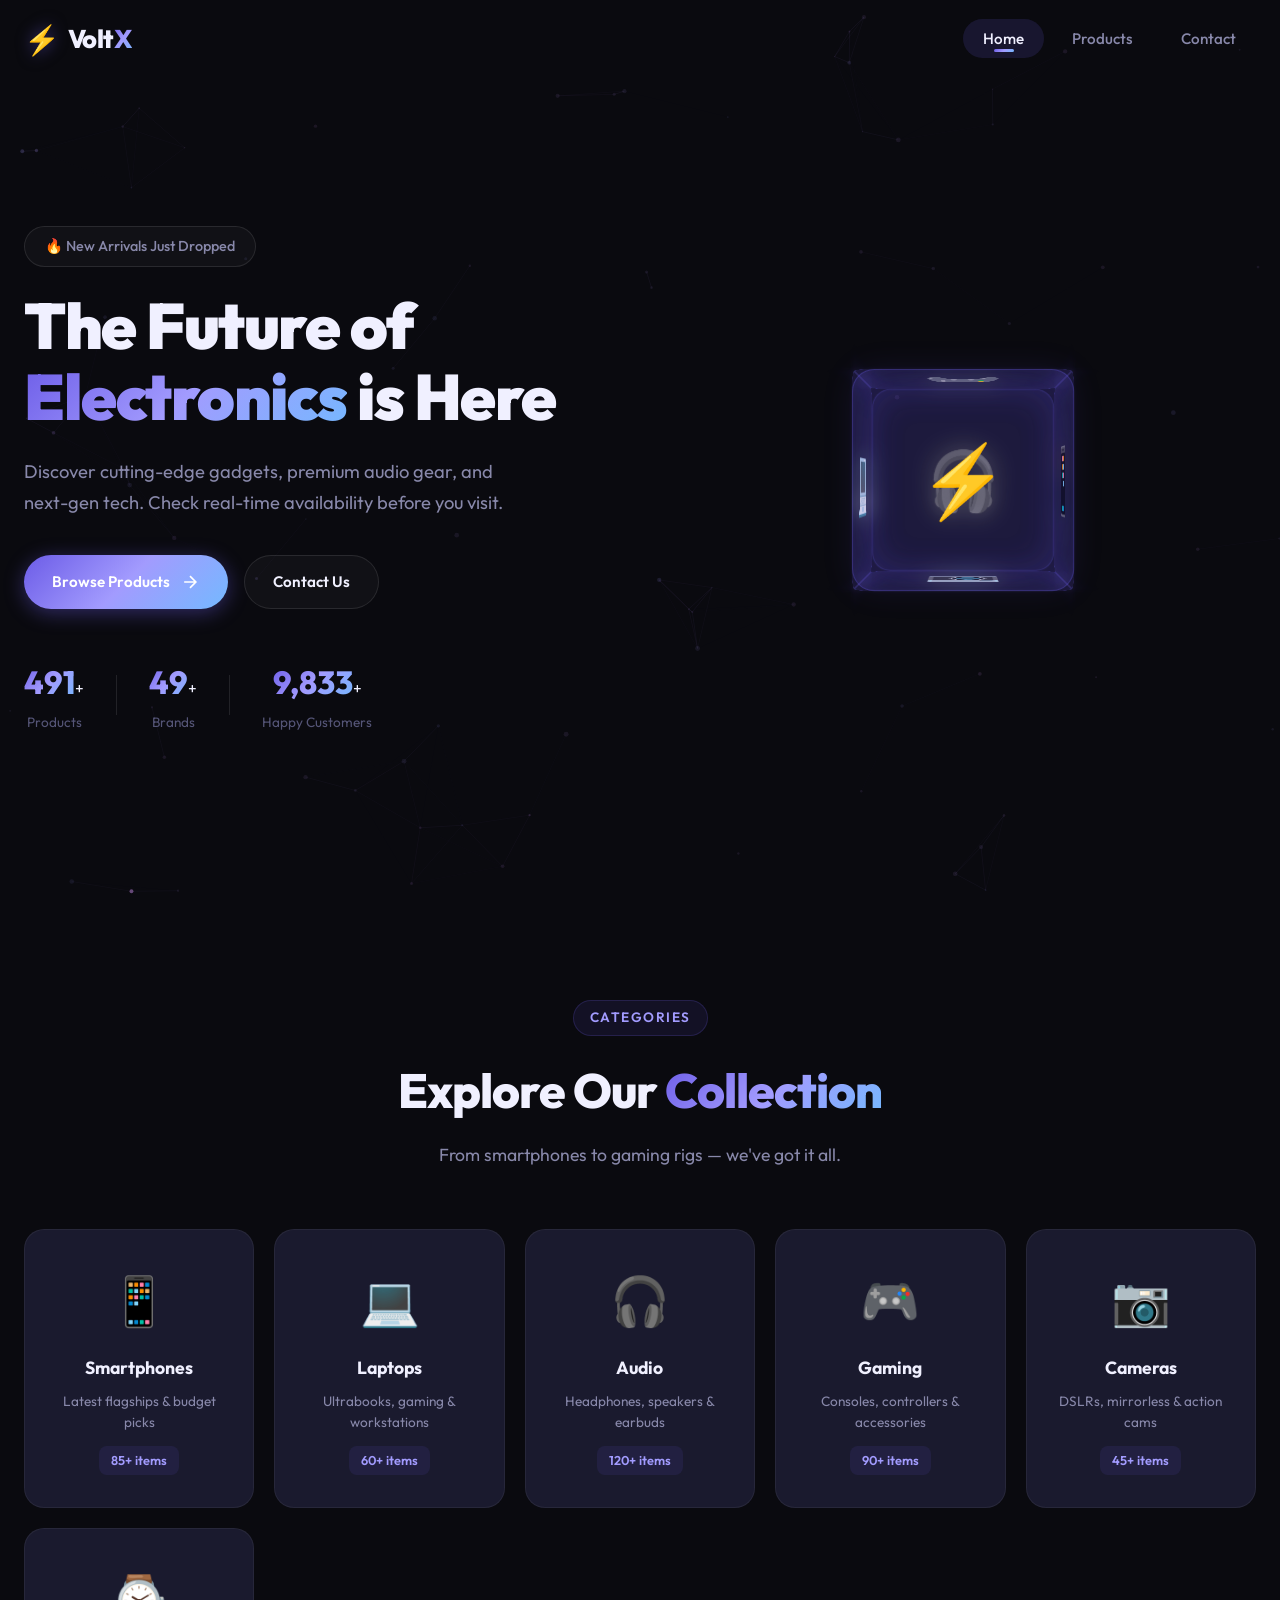
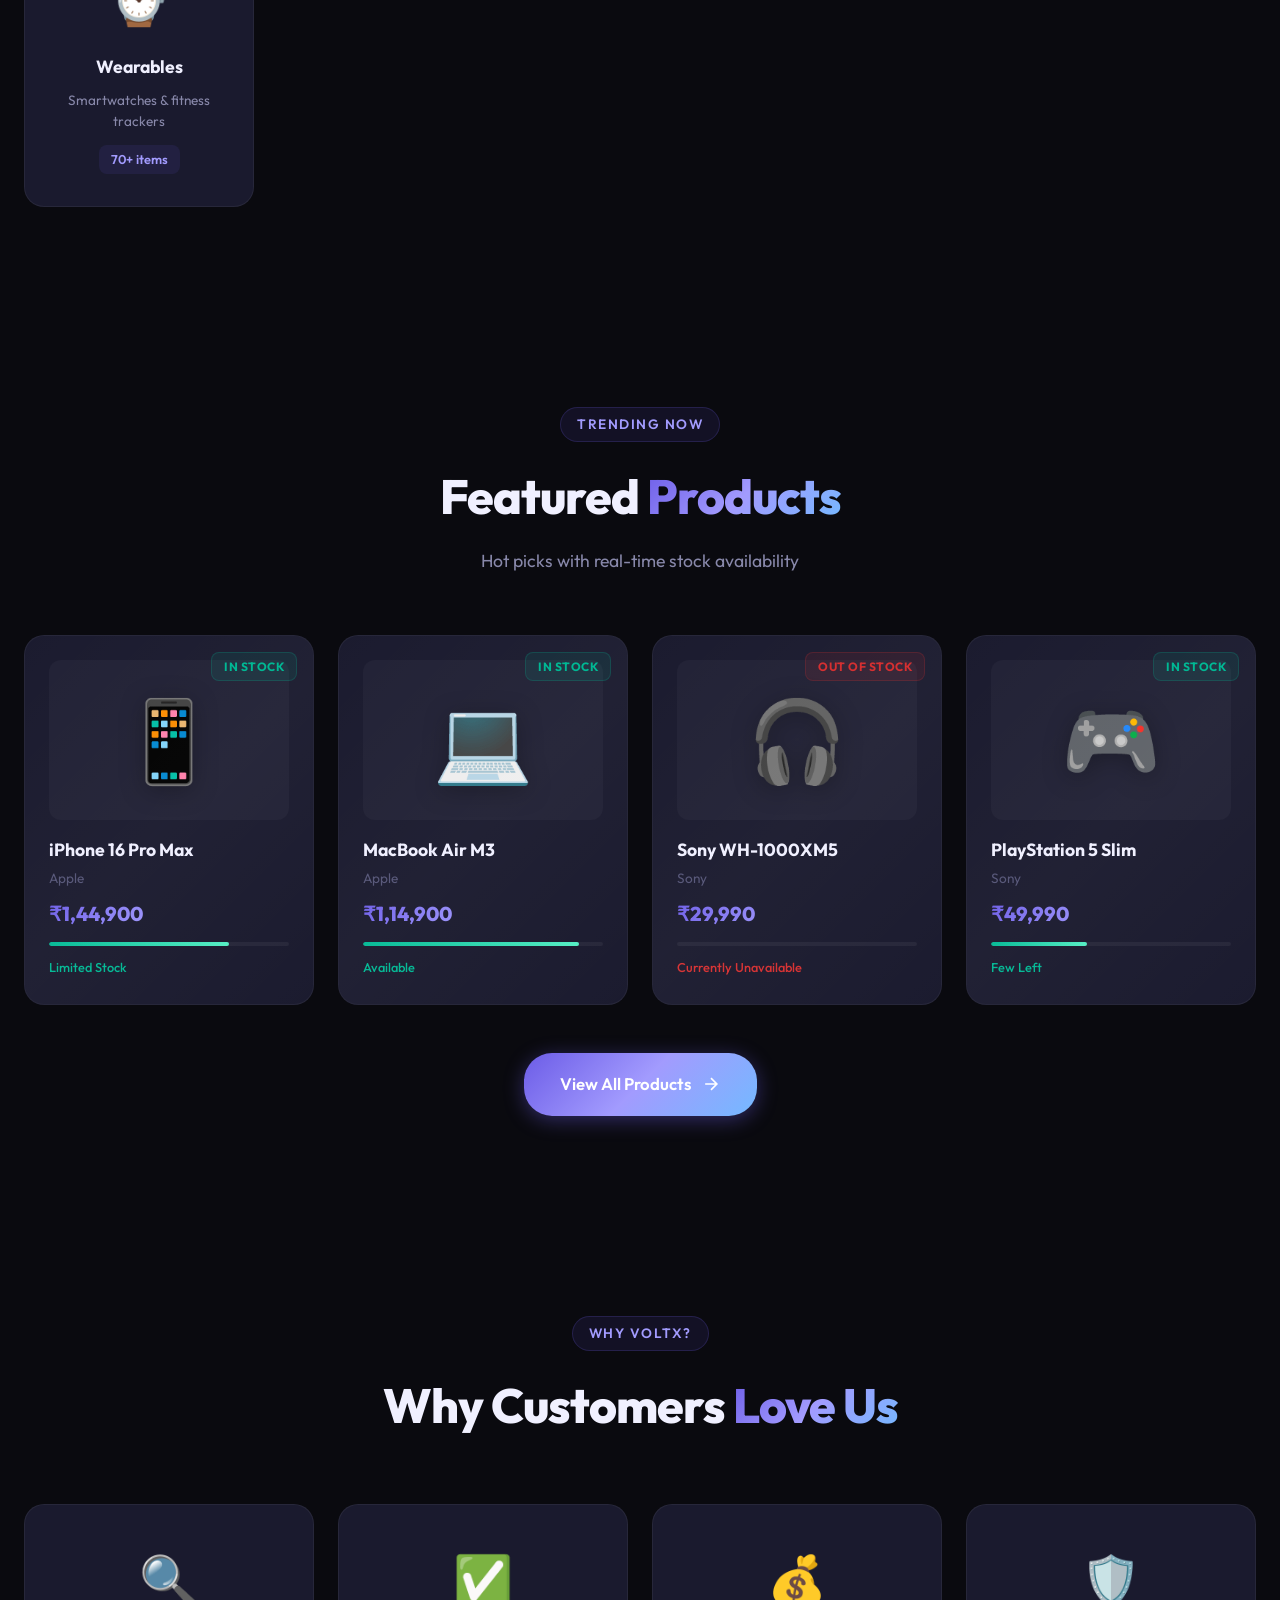
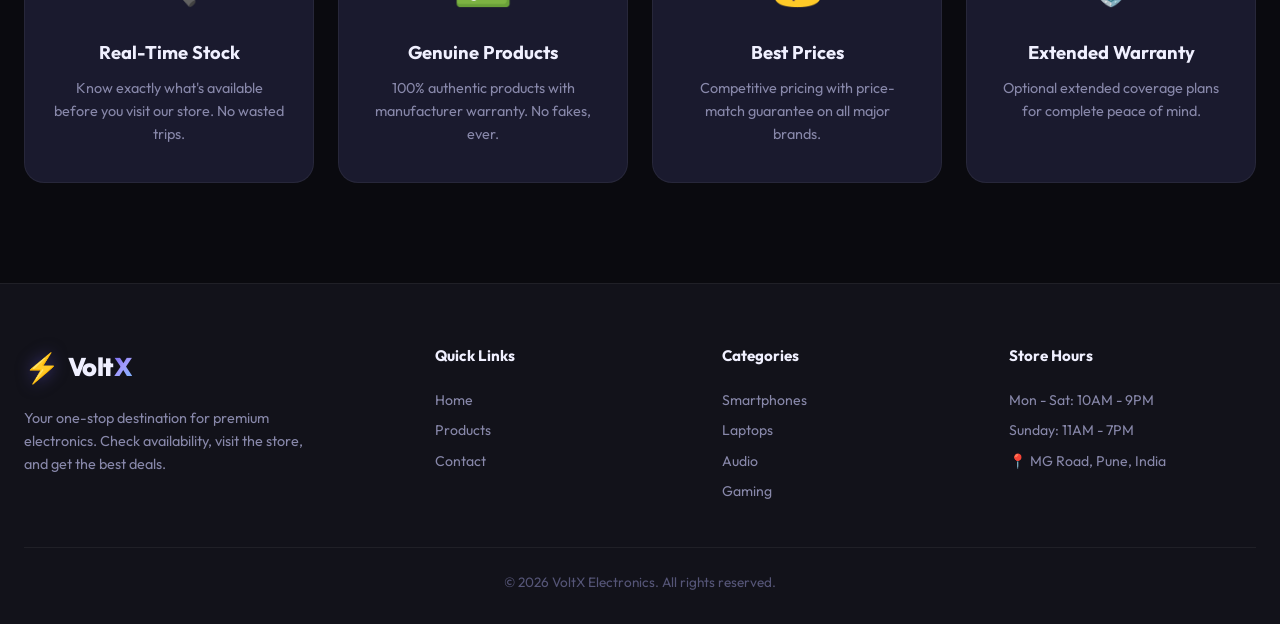
<file: index.html>
<!DOCTYPE html>
<html lang="en">
<head>
    <meta charset="UTF-8">
    <meta name="viewport" content="width=device-width, initial-scale=1.0">
    <meta name="description" content="VoltX Electronics - Premium electronic shop with real-time product availability. Check if your favorite gadgets are in stock.">
    <title>VoltX Electronics | Premium Gadgets &amp; Gear</title>
    <link rel="preconnect" href="https://fonts.googleapis.com">
    <link rel="preconnect" href="https://fonts.gstatic.com" crossorigin>
    <link href="https://fonts.googleapis.com/css2?family=Outfit:wght@300;400;500;600;700;800;900&display=swap" rel="stylesheet">
    <link rel="stylesheet" href="styles.css">
</head>
<body>
    <!-- Animated Background Particles -->
    <canvas id="particleCanvas"></canvas>

    <!-- Navigation -->
    <nav class="navbar" id="navbar">
        <div class="nav-container">
            <a href="index.html" class="logo">
                <span class="logo-icon">⚡</span>
                <span class="logo-text">Volt<span class="logo-accent">X</span></span>
            </a>
            <ul class="nav-links">
                <li><a href="index.html" class="nav-link active">Home</a></li>
                <li><a href="products.html" class="nav-link">Products</a></li>
                <li><a href="contact.html" class="nav-link">Contact</a></li>
            </ul>
            <button class="mobile-menu-btn" id="mobileMenuBtn" aria-label="Toggle menu">
                <span></span><span></span><span></span>
            </button>
        </div>
    </nav>

    <!-- Mobile Menu -->
    <div class="mobile-menu" id="mobileMenu">
        <a href="index.html" class="mobile-link active">Home</a>
        <a href="products.html" class="mobile-link">Products</a>
        <a href="contact.html" class="mobile-link">Contact</a>
    </div>

    <!-- Hero Section -->
    <section class="hero" id="hero">
        <div class="hero-content">
            <div class="hero-badge">🔥 New Arrivals Just Dropped</div>
            <h1 class="hero-title">
                The Future of
                <span class="gradient-text">Electronics</span>
                is Here
            </h1>
            <p class="hero-subtitle">
                Discover cutting-edge gadgets, premium audio gear, and next-gen tech. 
                Check real-time availability before you visit.
            </p>
            <div class="hero-buttons">
                <a href="products.html" class="btn btn-primary" id="browseProductsBtn">
                    <span>Browse Products</span>
                    <svg width="20" height="20" viewBox="0 0 24 24" fill="none" stroke="currentColor" stroke-width="2">
                        <path d="M5 12h14M12 5l7 7-7 7"/>
                    </svg>
                </a>
                <a href="contact.html" class="btn btn-secondary" id="contactUsBtn">
                    <span>Contact Us</span>
                </a>
            </div>
            <div class="hero-stats">
                <div class="stat">
                    <span class="stat-number" data-target="500">0</span>+
                    <span class="stat-label">Products</span>
                </div>
                <div class="stat-divider"></div>
                <div class="stat">
                    <span class="stat-number" data-target="50">0</span>+
                    <span class="stat-label">Brands</span>
                </div>
                <div class="stat-divider"></div>
                <div class="stat">
                    <span class="stat-number" data-target="10000">0</span>+
                    <span class="stat-label">Happy Customers</span>
                </div>
            </div>
        </div>
        <div class="hero-3d-scene" id="hero3d">
            <div class="floating-cube" id="floatingCube">
                <div class="cube-face cube-front">⚡</div>
                <div class="cube-face cube-back">🎧</div>
                <div class="cube-face cube-right">📱</div>
                <div class="cube-face cube-left">💻</div>
                <div class="cube-face cube-top">🎮</div>
                <div class="cube-face cube-bottom">📷</div>
            </div>
        </div>
    </section>

    <!-- Featured Categories -->
    <section class="categories" id="categories">
        <div class="section-container">
            <div class="section-header">
                <span class="section-tag">Categories</span>
                <h2 class="section-title">Explore Our <span class="gradient-text">Collection</span></h2>
                <p class="section-subtitle">From smartphones to gaming rigs — we've got it all.</p>
            </div>
            <div class="category-grid">
                <div class="category-card" data-tilt>
                    <div class="category-icon">📱</div>
                    <h3>Smartphones</h3>
                    <p>Latest flagships & budget picks</p>
                    <div class="category-count">85+ items</div>
                    <div class="card-glow"></div>
                </div>
                <div class="category-card" data-tilt>
                    <div class="category-icon">💻</div>
                    <h3>Laptops</h3>
                    <p>Ultrabooks, gaming & workstations</p>
                    <div class="category-count">60+ items</div>
                    <div class="card-glow"></div>
                </div>
                <div class="category-card" data-tilt>
                    <div class="category-icon">🎧</div>
                    <h3>Audio</h3>
                    <p>Headphones, speakers & earbuds</p>
                    <div class="category-count">120+ items</div>
                    <div class="card-glow"></div>
                </div>
                <div class="category-card" data-tilt>
                    <div class="category-icon">🎮</div>
                    <h3>Gaming</h3>
                    <p>Consoles, controllers & accessories</p>
                    <div class="category-count">90+ items</div>
                    <div class="card-glow"></div>
                </div>
                <div class="category-card" data-tilt>
                    <div class="category-icon">📷</div>
                    <h3>Cameras</h3>
                    <p>DSLRs, mirrorless & action cams</p>
                    <div class="category-count">45+ items</div>
                    <div class="card-glow"></div>
                </div>
                <div class="category-card" data-tilt>
                    <div class="category-icon">⌚</div>
                    <h3>Wearables</h3>
                    <p>Smartwatches & fitness trackers</p>
                    <div class="category-count">70+ items</div>
                    <div class="card-glow"></div>
                </div>
            </div>
        </div>
    </section>

    <!-- Featured Products -->
    <section class="featured" id="featured">
        <div class="section-container">
            <div class="section-header">
                <span class="section-tag">Trending Now</span>
                <h2 class="section-title">Featured <span class="gradient-text">Products</span></h2>
                <p class="section-subtitle">Hot picks with real-time stock availability</p>
            </div>
            <div class="products-showcase">
                <div class="product-card-3d" data-tilt>
                    <div class="product-badge available">In Stock</div>
                    <div class="product-image-wrapper">
                        <div class="product-emoji">📱</div>
                    </div>
                    <div class="product-info">
                        <h3>iPhone 16 Pro Max</h3>
                        <p class="product-brand">Apple</p>
                        <div class="product-price">₹1,44,900</div>
                        <div class="availability-bar">
                            <div class="bar-fill" style="width: 75%"></div>
                        </div>
                        <span class="stock-text">Limited Stock</span>
                    </div>
                    <div class="card-shine"></div>
                </div>
                <div class="product-card-3d" data-tilt>
                    <div class="product-badge available">In Stock</div>
                    <div class="product-image-wrapper">
                        <div class="product-emoji">💻</div>
                    </div>
                    <div class="product-info">
                        <h3>MacBook Air M3</h3>
                        <p class="product-brand">Apple</p>
                        <div class="product-price">₹1,14,900</div>
                        <div class="availability-bar">
                            <div class="bar-fill" style="width: 90%"></div>
                        </div>
                        <span class="stock-text">Available</span>
                    </div>
                    <div class="card-shine"></div>
                </div>
                <div class="product-card-3d" data-tilt>
                    <div class="product-badge out-of-stock">Out of Stock</div>
                    <div class="product-image-wrapper">
                        <div class="product-emoji">🎧</div>
                    </div>
                    <div class="product-info">
                        <h3>Sony WH-1000XM5</h3>
                        <p class="product-brand">Sony</p>
                        <div class="product-price">₹29,990</div>
                        <div class="availability-bar">
                            <div class="bar-fill out" style="width: 0%"></div>
                        </div>
                        <span class="stock-text out">Currently Unavailable</span>
                    </div>
                    <div class="card-shine"></div>
                </div>
                <div class="product-card-3d" data-tilt>
                    <div class="product-badge available">In Stock</div>
                    <div class="product-image-wrapper">
                        <div class="product-emoji">🎮</div>
                    </div>
                    <div class="product-info">
                        <h3>PlayStation 5 Slim</h3>
                        <p class="product-brand">Sony</p>
                        <div class="product-price">₹49,990</div>
                        <div class="availability-bar">
                            <div class="bar-fill" style="width: 40%"></div>
                        </div>
                        <span class="stock-text">Few Left</span>
                    </div>
                    <div class="card-shine"></div>
                </div>
            </div>
            <div class="cta-center">
                <a href="products.html" class="btn btn-primary btn-large" id="viewAllProductsBtn">
                    View All Products
                    <svg width="20" height="20" viewBox="0 0 24 24" fill="none" stroke="currentColor" stroke-width="2">
                        <path d="M5 12h14M12 5l7 7-7 7"/>
                    </svg>
                </a>
            </div>
        </div>
    </section>

    <!-- Why Choose Us -->
    <section class="why-us" id="whyUs">
        <div class="section-container">
            <div class="section-header">
                <span class="section-tag">Why VoltX?</span>
                <h2 class="section-title">Why Customers <span class="gradient-text">Love Us</span></h2>
            </div>
            <div class="features-grid">
                <div class="feature-card" data-tilt>
                    <div class="feature-icon">🔍</div>
                    <h3>Real-Time Stock</h3>
                    <p>Know exactly what's available before you visit our store. No wasted trips.</p>
                </div>
                <div class="feature-card" data-tilt>
                    <div class="feature-icon">✅</div>
                    <h3>Genuine Products</h3>
                    <p>100% authentic products with manufacturer warranty. No fakes, ever.</p>
                </div>
                <div class="feature-card" data-tilt>
                    <div class="feature-icon">💰</div>
                    <h3>Best Prices</h3>
                    <p>Competitive pricing with price-match guarantee on all major brands.</p>
                </div>
                <div class="feature-card" data-tilt>
                    <div class="feature-icon">🛡️</div>
                    <h3>Extended Warranty</h3>
                    <p>Optional extended coverage plans for complete peace of mind.</p>
                </div>
            </div>
        </div>
    </section>

    <!-- Footer -->
    <footer class="footer">
        <div class="footer-container">
            <div class="footer-grid">
                <div class="footer-brand">
                    <a href="index.html" class="logo">
                        <span class="logo-icon">⚡</span>
                        <span class="logo-text">Volt<span class="logo-accent">X</span></span>
                    </a>
                    <p>Your one-stop destination for premium electronics. Check availability, visit the store, and get the best deals.</p>
                </div>
                <div class="footer-links">
                    <h4>Quick Links</h4>
                    <a href="index.html">Home</a>
                    <a href="products.html">Products</a>
                    <a href="contact.html">Contact</a>
                </div>
                <div class="footer-links">
                    <h4>Categories</h4>
                    <a href="products.html">Smartphones</a>
                    <a href="products.html">Laptops</a>
                    <a href="products.html">Audio</a>
                    <a href="products.html">Gaming</a>
                </div>
                <div class="footer-links">
                    <h4>Store Hours</h4>
                    <p>Mon - Sat: 10AM - 9PM</p>
                    <p>Sunday: 11AM - 7PM</p>
                    <p>📍 MG Road, Pune, India</p>
                </div>
            </div>
            <div class="footer-bottom">
                <p>&copy; 2026 VoltX Electronics. All rights reserved.</p>
            </div>
        </div>
    </footer>

    <script src="main.js"></script>
</body>
</html>
</file>
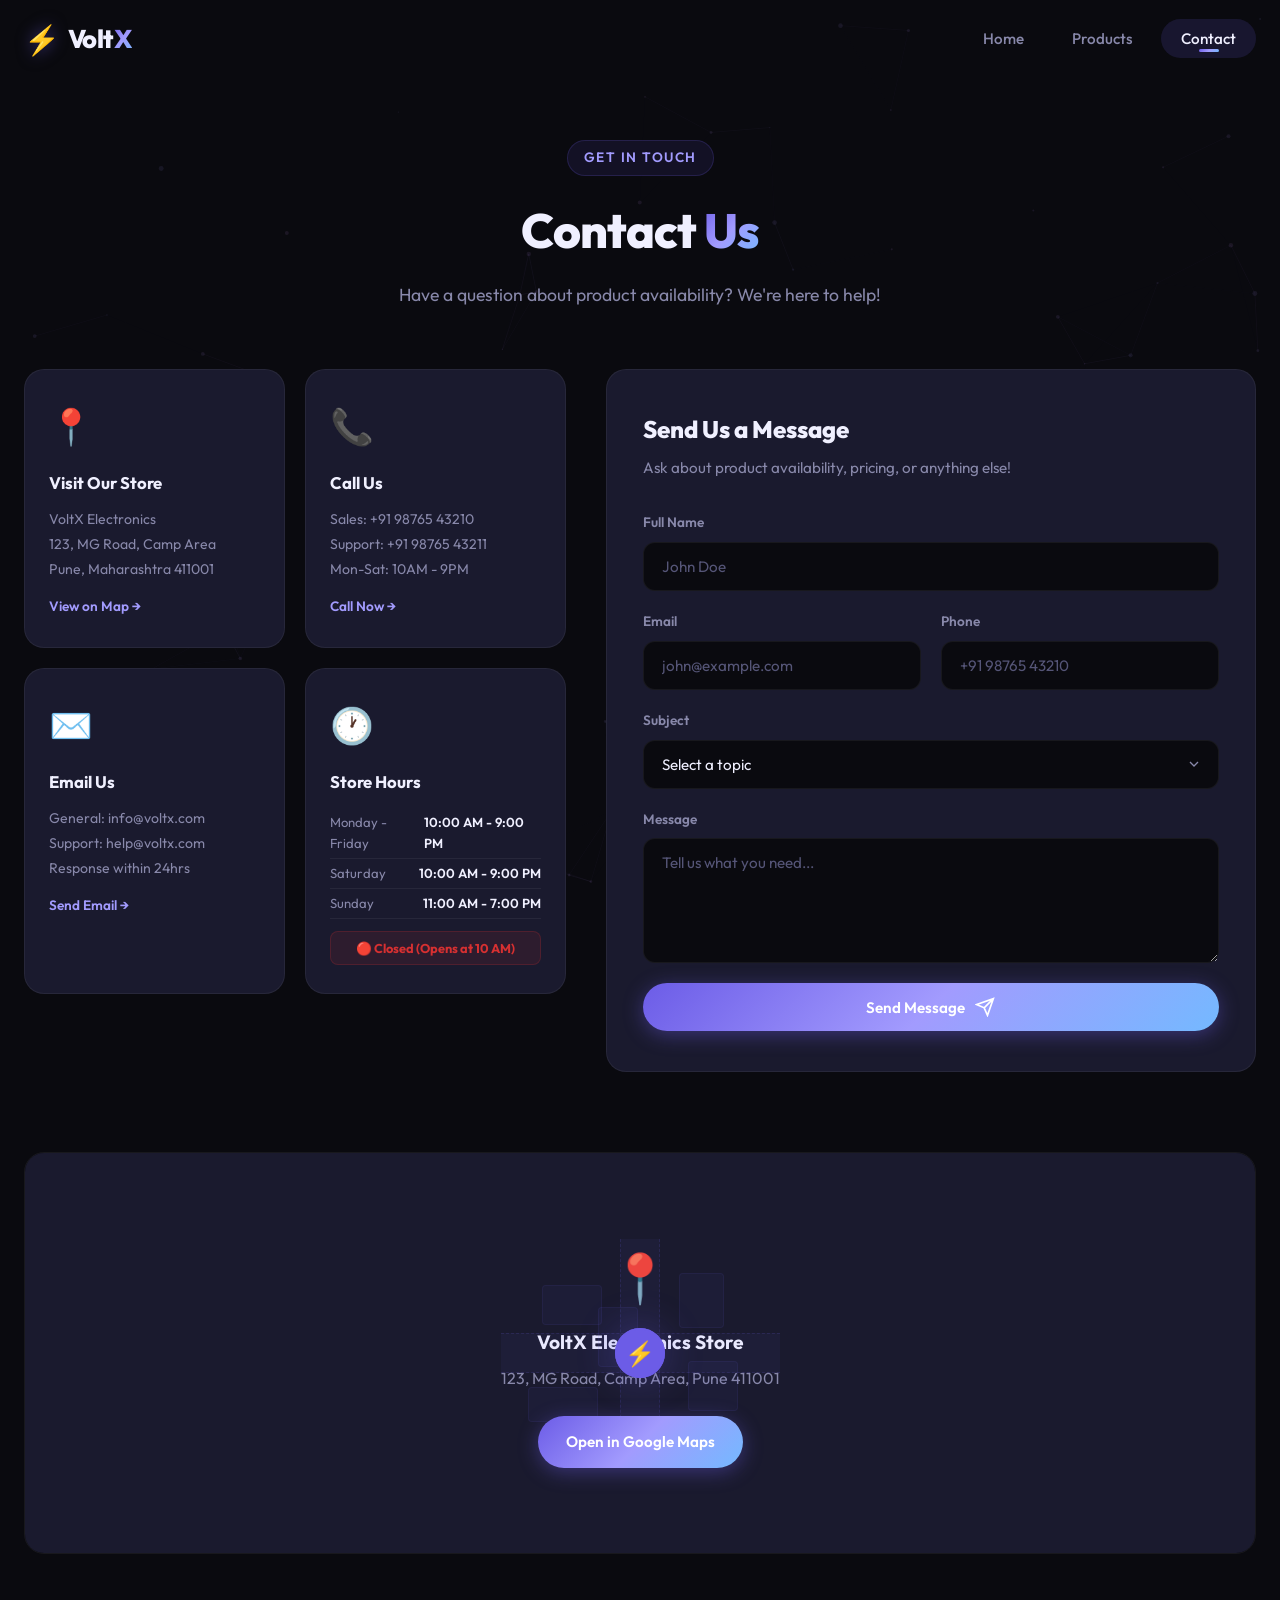
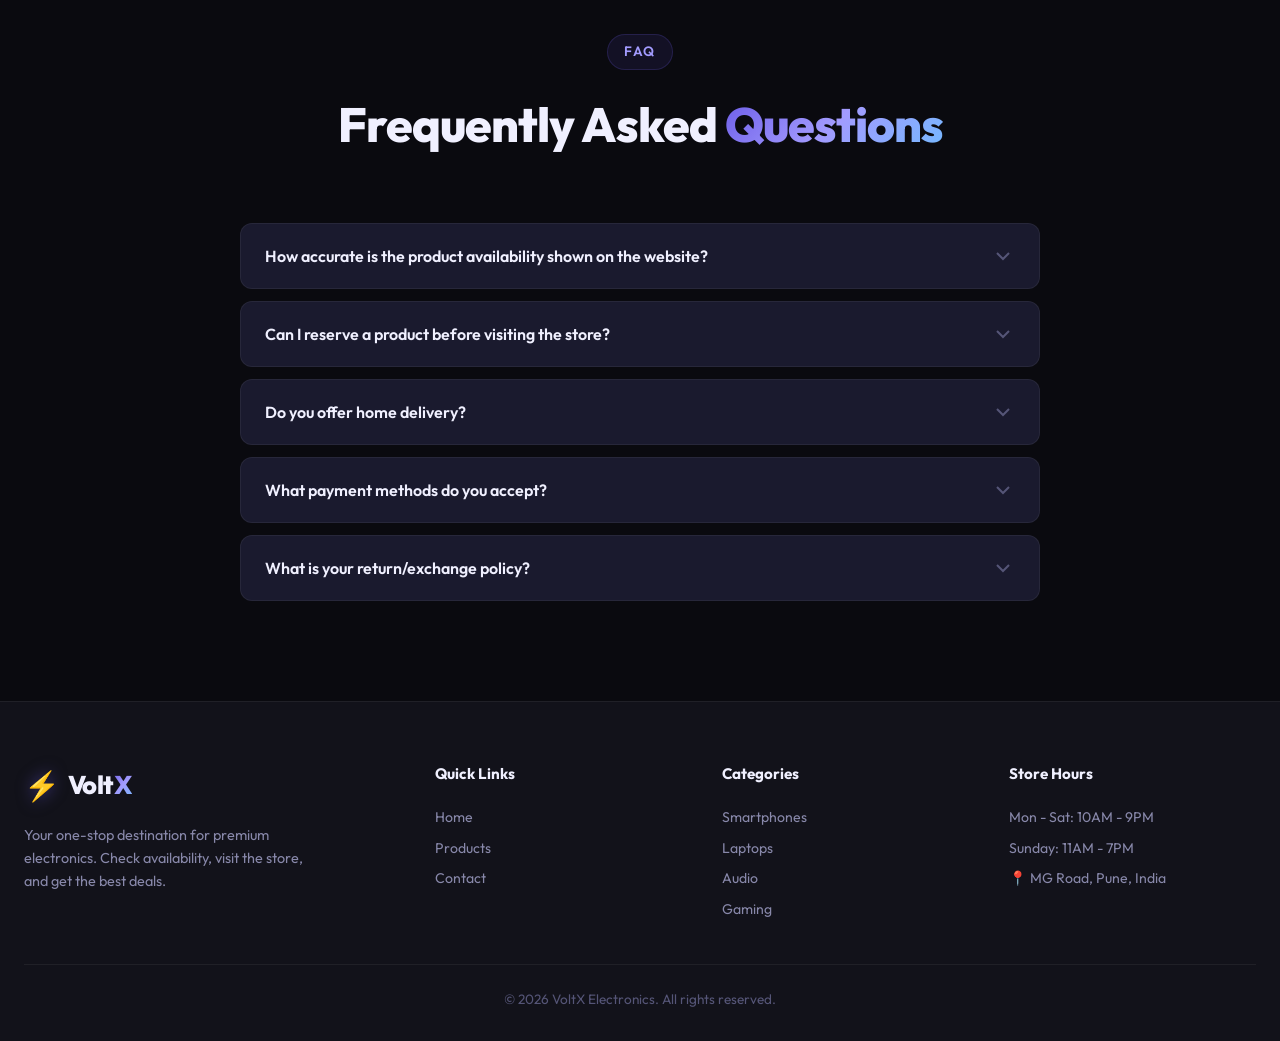
<file: contact.html>
<!DOCTYPE html>
<html lang="en">
<head>
    <meta charset="UTF-8">
    <meta name="viewport" content="width=device-width, initial-scale=1.0">
    <meta name="description" content="Get in touch with VoltX Electronics. Visit our store, call us, or send a message. Located at MG Road, Pune.">
    <title>Contact Us | VoltX Electronics</title>
    <link rel="preconnect" href="https://fonts.googleapis.com">
    <link rel="preconnect" href="https://fonts.gstatic.com" crossorigin>
    <link href="https://fonts.googleapis.com/css2?family=Outfit:wght@300;400;500;600;700;800;900&display=swap" rel="stylesheet">
    <link rel="stylesheet" href="styles.css">
</head>
<body>
    <canvas id="particleCanvas"></canvas>

    <!-- Navigation -->
    <nav class="navbar" id="navbar">
        <div class="nav-container">
            <a href="index.html" class="logo">
                <span class="logo-icon">⚡</span>
                <span class="logo-text">Volt<span class="logo-accent">X</span></span>
            </a>
            <ul class="nav-links">
                <li><a href="index.html" class="nav-link">Home</a></li>
                <li><a href="products.html" class="nav-link">Products</a></li>
                <li><a href="contact.html" class="nav-link active">Contact</a></li>
            </ul>
            <button class="mobile-menu-btn" id="mobileMenuBtn" aria-label="Toggle menu">
                <span></span><span></span><span></span>
            </button>
        </div>
    </nav>

    <div class="mobile-menu" id="mobileMenu">
        <a href="index.html" class="mobile-link">Home</a>
        <a href="products.html" class="mobile-link">Products</a>
        <a href="contact.html" class="mobile-link active">Contact</a>
    </div>

    <!-- Page Header -->
    <section class="page-hero">
        <div class="section-container">
            <div class="page-hero-content">
                <span class="section-tag">Get In Touch</span>
                <h1 class="section-title">Contact <span class="gradient-text">Us</span></h1>
                <p class="section-subtitle">Have a question about product availability? We're here to help!</p>
            </div>
        </div>
    </section>

    <!-- Contact Content -->
    <section class="contact-section">
        <div class="section-container">
            <div class="contact-grid">
                <!-- Contact Info Cards -->
                <div class="contact-info">
                    <div class="info-card" data-tilt>
                        <div class="info-icon">📍</div>
                        <h3>Visit Our Store</h3>
                        <p>VoltX Electronics</p>
                        <p>123, MG Road, Camp Area</p>
                        <p>Pune, Maharashtra 411001</p>
                        <a href="#map" class="info-link">View on Map →</a>
                    </div>
                    <div class="info-card" data-tilt>
                        <div class="info-icon">📞</div>
                        <h3>Call Us</h3>
                        <p>Sales: +91 98765 43210</p>
                        <p>Support: +91 98765 43211</p>
                        <p>Mon-Sat: 10AM - 9PM</p>
                        <a href="tel:+919876543210" class="info-link">Call Now →</a>
                    </div>
                    <div class="info-card" data-tilt>
                        <div class="info-icon">✉️</div>
                        <h3>Email Us</h3>
                        <p>General: info@voltx.com</p>
                        <p>Support: help@voltx.com</p>
                        <p>Response within 24hrs</p>
                        <a href="mailto:info@voltx.com" class="info-link">Send Email →</a>
                    </div>
                    <div class="info-card" data-tilt>
                        <div class="info-icon">🕐</div>
                        <h3>Store Hours</h3>
                        <div class="hours-list">
                            <div class="hours-row">
                                <span>Monday - Friday</span>
                                <span class="hours-time">10:00 AM - 9:00 PM</span>
                            </div>
                            <div class="hours-row">
                                <span>Saturday</span>
                                <span class="hours-time">10:00 AM - 9:00 PM</span>
                            </div>
                            <div class="hours-row">
                                <span>Sunday</span>
                                <span class="hours-time">11:00 AM - 7:00 PM</span>
                            </div>
                        </div>
                        <div class="store-status" id="storeStatus"></div>
                    </div>
                </div>

                <!-- Contact Form -->
                <div class="contact-form-wrapper">
                    <div class="form-card">
                        <h2>Send Us a Message</h2>
                        <p class="form-subtitle">Ask about product availability, pricing, or anything else!</p>
                        <form id="contactForm" class="contact-form">
                            <div class="form-group">
                                <label for="nameInput">Full Name</label>
                                <input type="text" id="nameInput" placeholder="John Doe" required>
                            </div>
                            <div class="form-row">
                                <div class="form-group">
                                    <label for="emailInput">Email</label>
                                    <input type="email" id="emailInput" placeholder="john@example.com" required>
                                </div>
                                <div class="form-group">
                                    <label for="phoneInput">Phone</label>
                                    <input type="tel" id="phoneInput" placeholder="+91 98765 43210">
                                </div>
                            </div>
                            <div class="form-group">
                                <label for="subjectSelect">Subject</label>
                                <select id="subjectSelect" required>
                                    <option value="">Select a topic</option>
                                    <option value="availability">Product Availability</option>
                                    <option value="pricing">Pricing Inquiry</option>
                                    <option value="warranty">Warranty Information</option>
                                    <option value="complaint">Complaint</option>
                                    <option value="other">Other</option>
                                </select>
                            </div>
                            <div class="form-group">
                                <label for="messageInput">Message</label>
                                <textarea id="messageInput" rows="5" placeholder="Tell us what you need..." required></textarea>
                            </div>
                            <button type="submit" class="btn btn-primary btn-full" id="submitFormBtn">
                                <span>Send Message</span>
                                <svg width="20" height="20" viewBox="0 0 24 24" fill="none" stroke="currentColor" stroke-width="2">
                                    <path d="M22 2L11 13M22 2l-7 20-4-9-9-4 20-7z"/>
                                </svg>
                            </button>
                        </form>
                        <div class="form-success" id="formSuccess" style="display:none;">
                            <div class="success-icon">✅</div>
                            <h3>Message Sent!</h3>
                            <p>Thank you for reaching out. We'll get back to you within 24 hours.</p>
                        </div>
                    </div>
                </div>
            </div>
        </div>
    </section>

    <!-- Map Section -->
    <section class="map-section" id="map">
        <div class="section-container">
            <div class="map-wrapper">
                <div class="map-placeholder">
                    <div class="map-content">
                        <div class="map-pin">📍</div>
                        <h3>VoltX Electronics Store</h3>
                        <p>123, MG Road, Camp Area, Pune 411001</p>
                        <div class="map-grid-visual">
                            <div class="map-road map-road-h"></div>
                            <div class="map-road map-road-v"></div>
                            <div class="map-building mb1"></div>
                            <div class="map-building mb2"></div>
                            <div class="map-building mb3"></div>
                            <div class="map-building mb4"></div>
                            <div class="map-building mb5"></div>
                            <div class="map-store-marker">
                                <div class="pulse-ring"></div>
                                <span>⚡</span>
                            </div>
                        </div>
                        <a href="https://maps.google.com/?q=MG+Road+Pune" target="_blank" rel="noopener noreferrer" class="btn btn-primary" id="openMapsBtn">
                            Open in Google Maps
                        </a>
                    </div>
                </div>
            </div>
        </div>
    </section>

    <!-- FAQ -->
    <section class="faq-section">
        <div class="section-container">
            <div class="section-header">
                <span class="section-tag">FAQ</span>
                <h2 class="section-title">Frequently Asked <span class="gradient-text">Questions</span></h2>
            </div>
            <div class="faq-list">
                <div class="faq-item" id="faq1">
                    <button class="faq-question" aria-expanded="false">
                        <span>How accurate is the product availability shown on the website?</span>
                        <svg class="faq-chevron" width="24" height="24" viewBox="0 0 24 24" fill="none" stroke="currentColor" stroke-width="2">
                            <path d="m6 9 6 6 6-6"/>
                        </svg>
                    </button>
                    <div class="faq-answer">
                        <p>Our inventory is updated every 30 minutes during business hours. However, fast-selling items may sell out between updates. We recommend calling ahead for high-demand products.</p>
                    </div>
                </div>
                <div class="faq-item" id="faq2">
                    <button class="faq-question" aria-expanded="false">
                        <span>Can I reserve a product before visiting the store?</span>
                        <svg class="faq-chevron" width="24" height="24" viewBox="0 0 24 24" fill="none" stroke="currentColor" stroke-width="2">
                            <path d="m6 9 6 6 6-6"/>
                        </svg>
                    </button>
                    <div class="faq-answer">
                        <p>Yes! Call us or send a message through the contact form. We can hold a product for up to 24 hours while you arrange to visit our store.</p>
                    </div>
                </div>
                <div class="faq-item" id="faq3">
                    <button class="faq-question" aria-expanded="false">
                        <span>Do you offer home delivery?</span>
                        <svg class="faq-chevron" width="24" height="24" viewBox="0 0 24 24" fill="none" stroke="currentColor" stroke-width="2">
                            <path d="m6 9 6 6 6-6"/>
                        </svg>
                    </button>
                    <div class="faq-answer">
                        <p>Currently, we are a walk-in store. However, for orders above ₹25,000, we offer free delivery within Pune city limits. Contact us for details.</p>
                    </div>
                </div>
                <div class="faq-item" id="faq4">
                    <button class="faq-question" aria-expanded="false">
                        <span>What payment methods do you accept?</span>
                        <svg class="faq-chevron" width="24" height="24" viewBox="0 0 24 24" fill="none" stroke="currentColor" stroke-width="2">
                            <path d="m6 9 6 6 6-6"/>
                        </svg>
                    </button>
                    <div class="faq-answer">
                        <p>We accept Cash, UPI (GPay, PhonePe, Paytm), Credit/Debit Cards, Net Banking, and EMI options on select products. We also support No-Cost EMI on select credit cards.</p>
                    </div>
                </div>
                <div class="faq-item" id="faq5">
                    <button class="faq-question" aria-expanded="false">
                        <span>What is your return/exchange policy?</span>
                        <svg class="faq-chevron" width="24" height="24" viewBox="0 0 24 24" fill="none" stroke="currentColor" stroke-width="2">
                            <path d="m6 9 6 6 6-6"/>
                        </svg>
                    </button>
                    <div class="faq-answer">
                        <p>We offer a 7-day replacement policy for manufacturing defects. Exchanges are subject to product availability. All returns must include original packaging and accessories.</p>
                    </div>
                </div>
            </div>
        </div>
    </section>

    <!-- Footer -->
    <footer class="footer">
        <div class="footer-container">
            <div class="footer-grid">
                <div class="footer-brand">
                    <a href="index.html" class="logo">
                        <span class="logo-icon">⚡</span>
                        <span class="logo-text">Volt<span class="logo-accent">X</span></span>
                    </a>
                    <p>Your one-stop destination for premium electronics. Check availability, visit the store, and get the best deals.</p>
                </div>
                <div class="footer-links">
                    <h4>Quick Links</h4>
                    <a href="index.html">Home</a>
                    <a href="products.html">Products</a>
                    <a href="contact.html">Contact</a>
                </div>
                <div class="footer-links">
                    <h4>Categories</h4>
                    <a href="products.html">Smartphones</a>
                    <a href="products.html">Laptops</a>
                    <a href="products.html">Audio</a>
                    <a href="products.html">Gaming</a>
                </div>
                <div class="footer-links">
                    <h4>Store Hours</h4>
                    <p>Mon - Sat: 10AM - 9PM</p>
                    <p>Sunday: 11AM - 7PM</p>
                    <p>📍 MG Road, Pune, India</p>
                </div>
            </div>
            <div class="footer-bottom">
                <p>&copy; 2026 VoltX Electronics. All rights reserved.</p>
            </div>
        </div>
    </footer>

    <script src="main.js"></script>
    <script src="contact.js"></script>
</body>
</html>
</file>
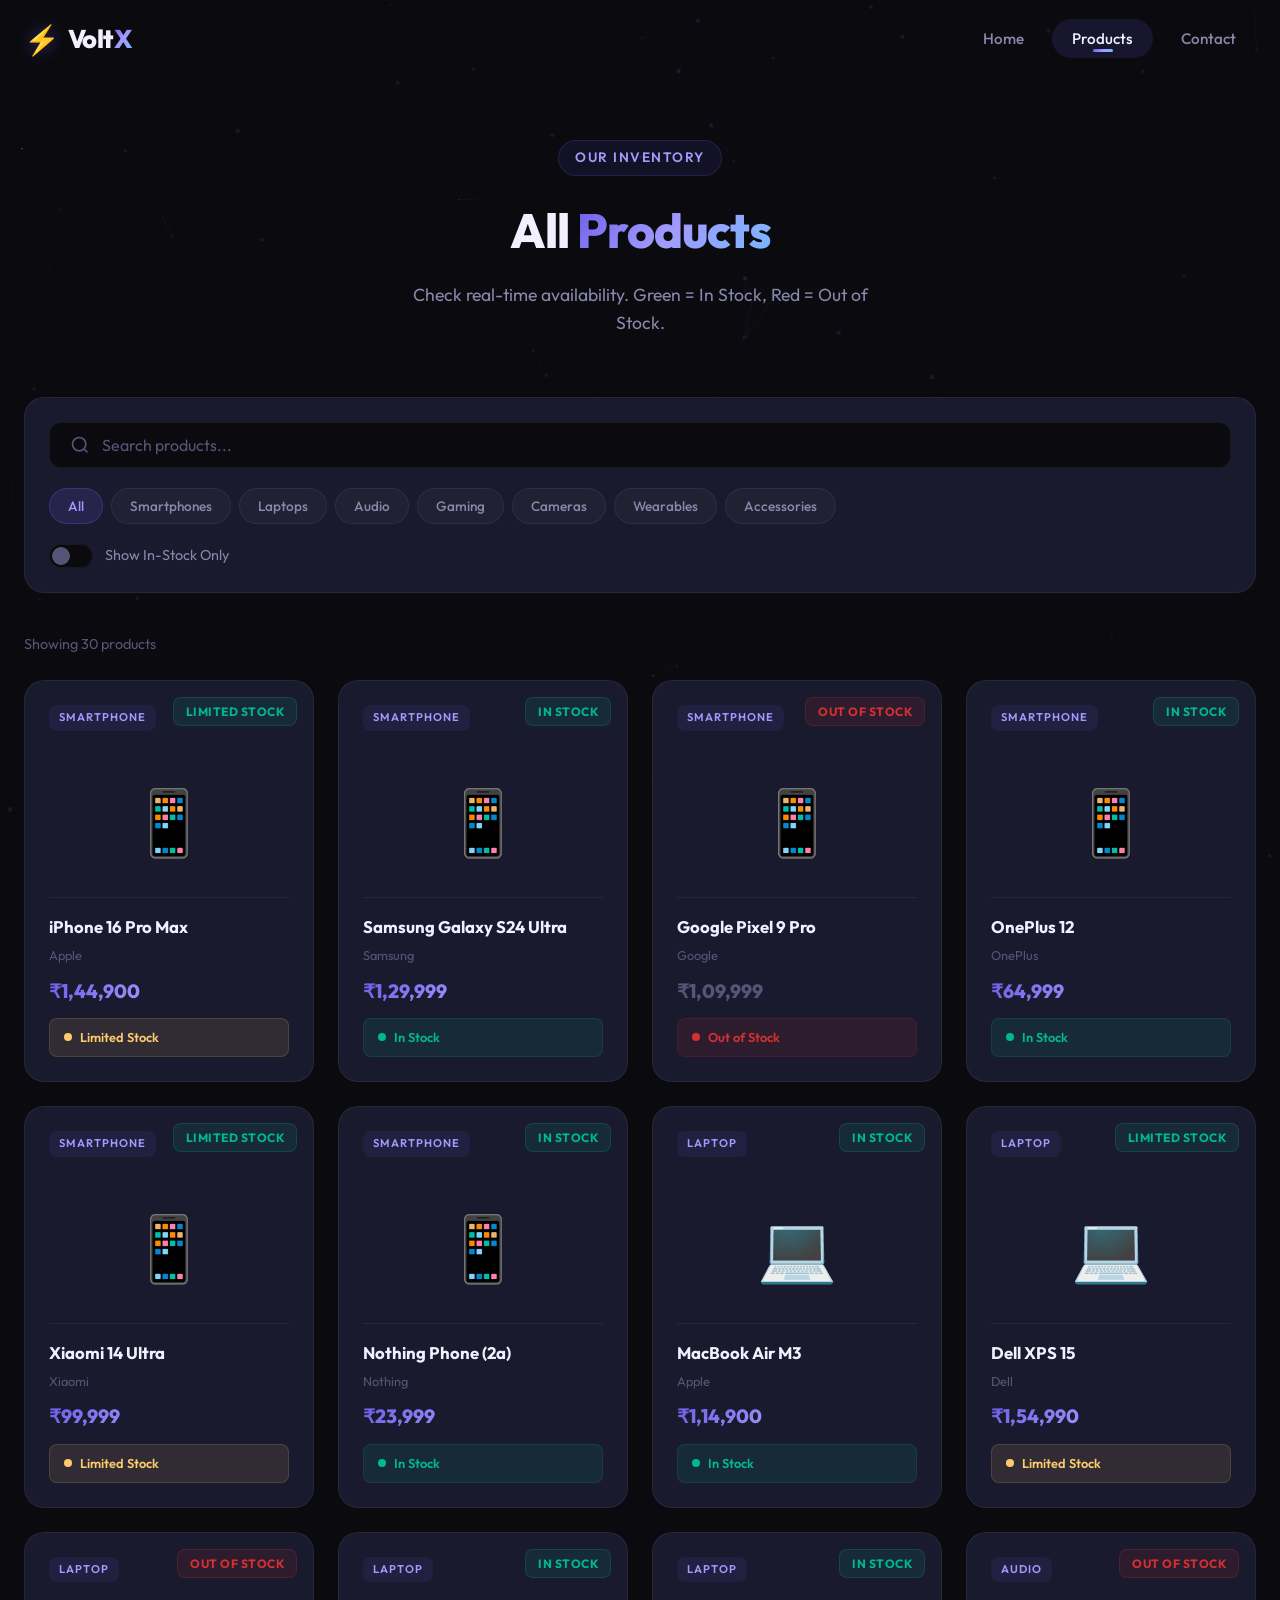
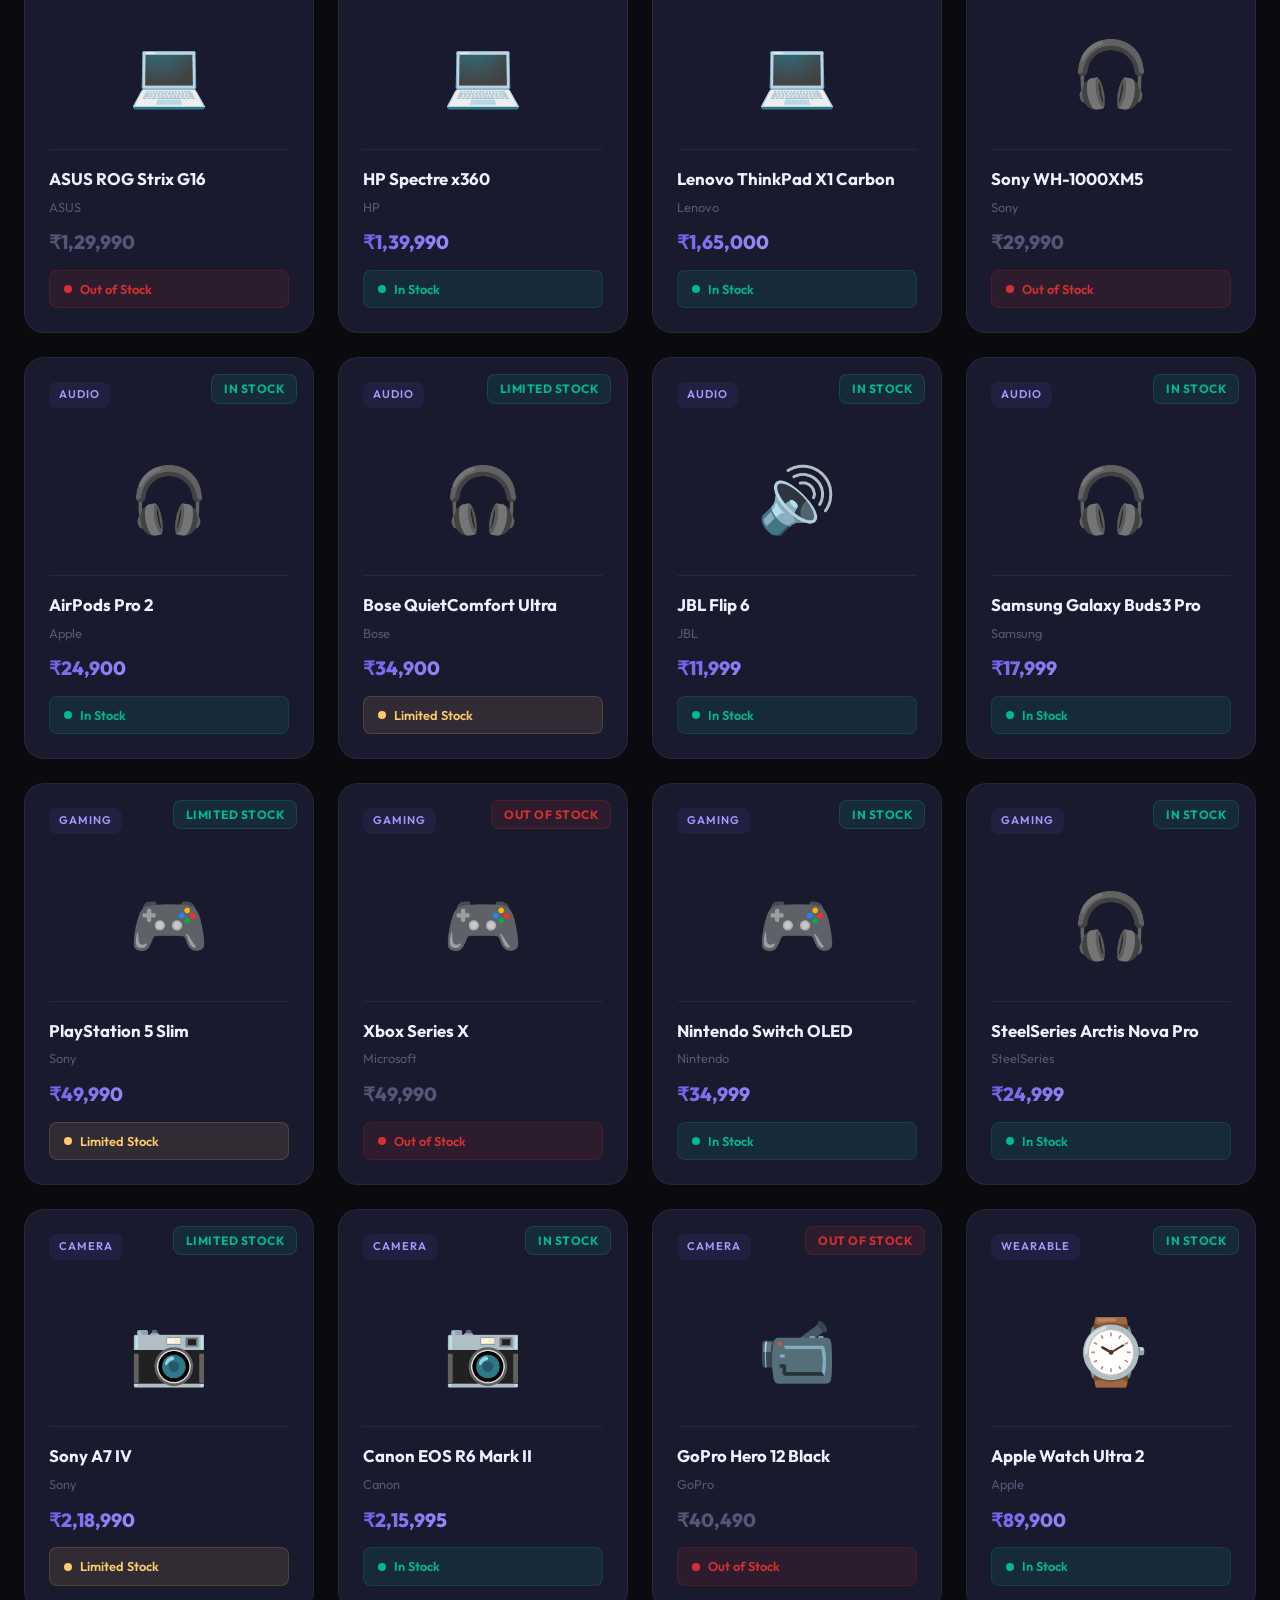
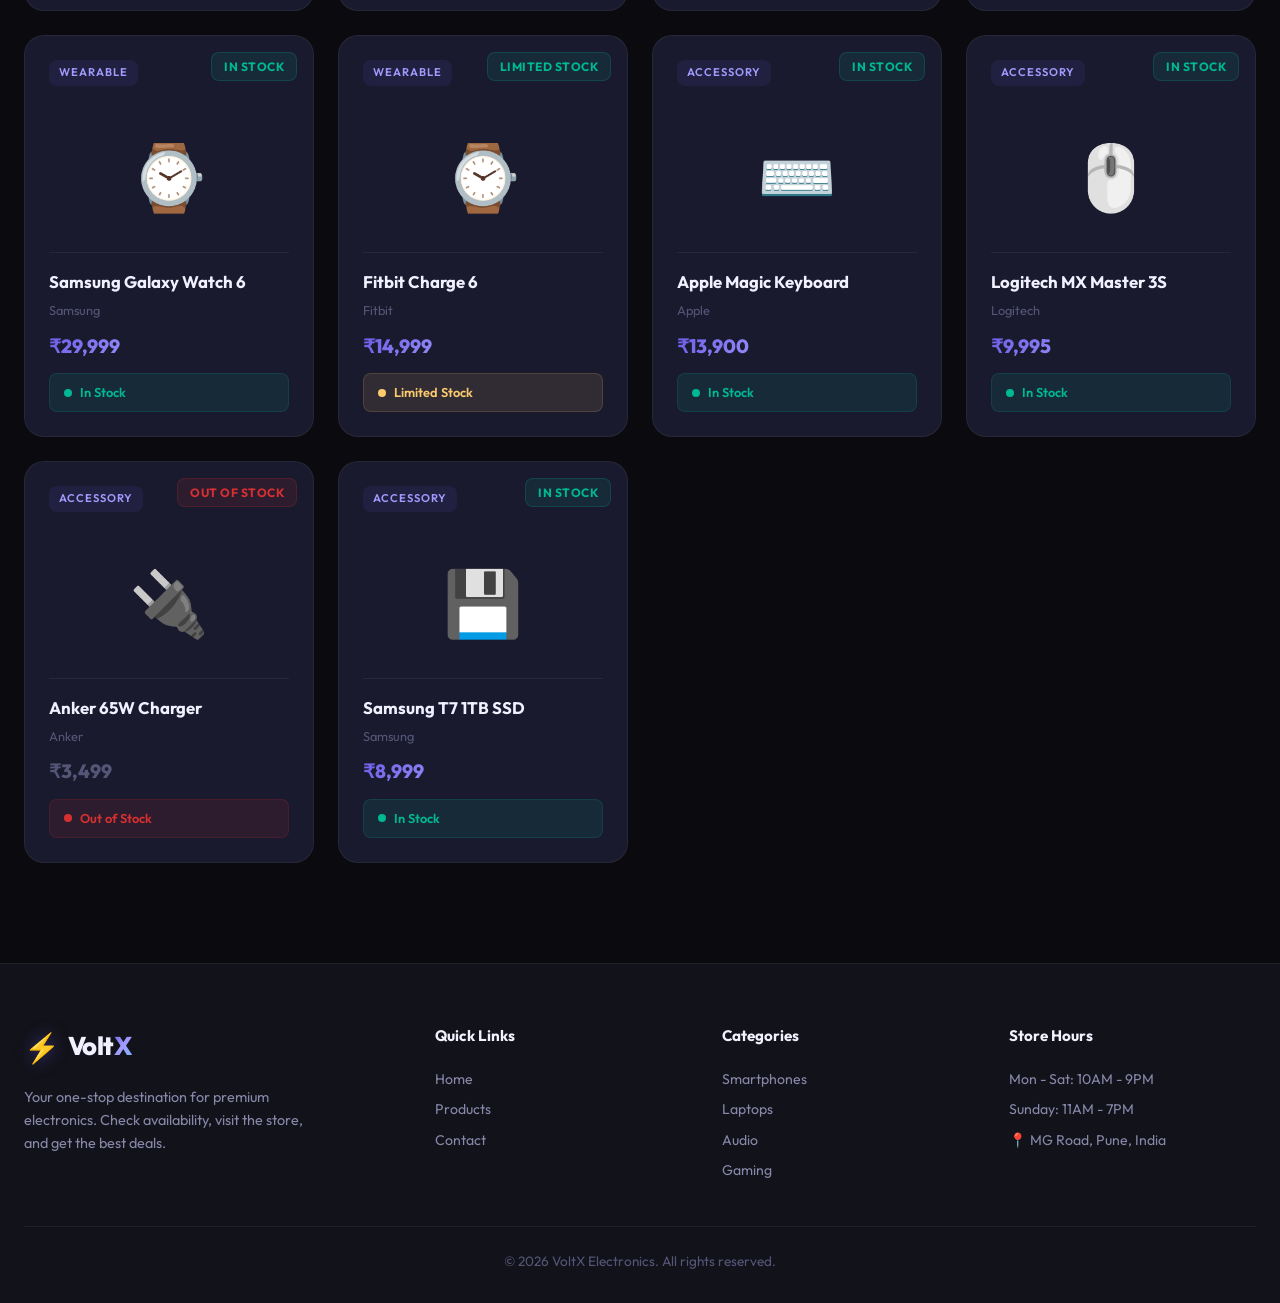
<file: products.html>
<!DOCTYPE html>
<html lang="en">
<head>
    <meta charset="UTF-8">
    <meta name="viewport" content="width=device-width, initial-scale=1.0">
    <meta name="description" content="Browse all VoltX Electronics products. Check real-time availability of smartphones, laptops, audio gear, gaming consoles, and more.">
    <title>Products | VoltX Electronics</title>
    <link rel="preconnect" href="https://fonts.googleapis.com">
    <link rel="preconnect" href="https://fonts.gstatic.com" crossorigin>
    <link href="https://fonts.googleapis.com/css2?family=Outfit:wght@300;400;500;600;700;800;900&display=swap" rel="stylesheet">
    <link rel="stylesheet" href="styles.css">
</head>
<body>
    <canvas id="particleCanvas"></canvas>

    <!-- Navigation -->
    <nav class="navbar" id="navbar">
        <div class="nav-container">
            <a href="index.html" class="logo">
                <span class="logo-icon">⚡</span>
                <span class="logo-text">Volt<span class="logo-accent">X</span></span>
            </a>
            <ul class="nav-links">
                <li><a href="index.html" class="nav-link">Home</a></li>
                <li><a href="products.html" class="nav-link active">Products</a></li>
                <li><a href="contact.html" class="nav-link">Contact</a></li>
            </ul>
            <button class="mobile-menu-btn" id="mobileMenuBtn" aria-label="Toggle menu">
                <span></span><span></span><span></span>
            </button>
        </div>
    </nav>

    <div class="mobile-menu" id="mobileMenu">
        <a href="index.html" class="mobile-link">Home</a>
        <a href="products.html" class="mobile-link active">Products</a>
        <a href="contact.html" class="mobile-link">Contact</a>
    </div>

    <!-- Page Header -->
    <section class="page-hero">
        <div class="section-container">
            <div class="page-hero-content">
                <span class="section-tag">Our Inventory</span>
                <h1 class="section-title">All <span class="gradient-text">Products</span></h1>
                <p class="section-subtitle">Check real-time availability. Green = In Stock, Red = Out of Stock.</p>
            </div>
        </div>
    </section>

    <!-- Search & Filter -->
    <section class="filter-section">
        <div class="section-container">
            <div class="filter-bar">
                <div class="search-box">
                    <svg width="20" height="20" viewBox="0 0 24 24" fill="none" stroke="currentColor" stroke-width="2">
                        <circle cx="11" cy="11" r="8"/><path d="m21 21-4.35-4.35"/>
                    </svg>
                    <input type="text" id="searchInput" placeholder="Search products..." aria-label="Search products">
                </div>
                <div class="filter-buttons">
                    <button class="filter-btn active" data-filter="all" id="filterAll">All</button>
                    <button class="filter-btn" data-filter="smartphone" id="filterSmartphones">Smartphones</button>
                    <button class="filter-btn" data-filter="laptop" id="filterLaptops">Laptops</button>
                    <button class="filter-btn" data-filter="audio" id="filterAudio">Audio</button>
                    <button class="filter-btn" data-filter="gaming" id="filterGaming">Gaming</button>
                    <button class="filter-btn" data-filter="camera" id="filterCameras">Cameras</button>
                    <button class="filter-btn" data-filter="wearable" id="filterWearables">Wearables</button>
                    <button class="filter-btn" data-filter="accessory" id="filterAccessories">Accessories</button>
                </div>
                <div class="availability-toggle">
                    <label class="toggle-label" for="availabilityToggle">
                        <input type="checkbox" id="availabilityToggle">
                        <span class="toggle-switch"></span>
                        <span>Show In-Stock Only</span>
                    </label>
                </div>
            </div>
        </div>
    </section>

    <!-- Products Grid -->
    <section class="products-page">
        <div class="section-container">
            <div class="products-count" id="productsCount">Showing 24 products</div>
            <div class="products-grid" id="productsGrid">
                <!-- Products will be injected by JS -->
            </div>
            <div class="no-results" id="noResults" style="display:none;">
                <div class="no-results-icon">🔍</div>
                <h3>No products found</h3>
                <p>Try adjusting your filters or search term.</p>
            </div>
        </div>
    </section>

    <!-- Footer -->
    <footer class="footer">
        <div class="footer-container">
            <div class="footer-grid">
                <div class="footer-brand">
                    <a href="index.html" class="logo">
                        <span class="logo-icon">⚡</span>
                        <span class="logo-text">Volt<span class="logo-accent">X</span></span>
                    </a>
                    <p>Your one-stop destination for premium electronics. Check availability, visit the store, and get the best deals.</p>
                </div>
                <div class="footer-links">
                    <h4>Quick Links</h4>
                    <a href="index.html">Home</a>
                    <a href="products.html">Products</a>
                    <a href="contact.html">Contact</a>
                </div>
                <div class="footer-links">
                    <h4>Categories</h4>
                    <a href="products.html">Smartphones</a>
                    <a href="products.html">Laptops</a>
                    <a href="products.html">Audio</a>
                    <a href="products.html">Gaming</a>
                </div>
                <div class="footer-links">
                    <h4>Store Hours</h4>
                    <p>Mon - Sat: 10AM - 9PM</p>
                    <p>Sunday: 11AM - 7PM</p>
                    <p>📍 MG Road, Pune, India</p>
                </div>
            </div>
            <div class="footer-bottom">
                <p>&copy; 2026 VoltX Electronics. All rights reserved.</p>
            </div>
        </div>
    </footer>

    <script src="products.js"></script>
    <script src="main.js"></script>
</body>
</html>
</file>
<file: styles.css>
/* ==========================================
   VoltX Electronics - Premium Design System
   ========================================== */

/* CSS Variables */
:root {
    --bg-primary: #0a0a0f;
    --bg-secondary: #12121a;
    --bg-card: #1a1a2e;
    --bg-card-hover: #222240;
    --bg-glass: rgba(255, 255, 255, 0.03);
    --bg-glass-hover: rgba(255, 255, 255, 0.06);

    --text-primary: #f0f0ff;
    --text-secondary: #8888aa;
    --text-muted: #555577;

    --accent-primary: #6c5ce7;
    --accent-secondary: #a29bfe;
    --accent-glow: rgba(108, 92, 231, 0.4);
    --gradient-primary: linear-gradient(135deg, #6c5ce7, #a29bfe, #74b9ff);
    --gradient-accent: linear-gradient(135deg, #fd79a8, #e17055, #fdcb6e);
    --gradient-success: linear-gradient(135deg, #00b894, #55efc4);
    --gradient-danger: linear-gradient(135deg, #d63031, #ff7675);

    --green: #00b894;
    --green-bg: rgba(0, 184, 148, 0.1);
    --red: #d63031;
    --red-bg: rgba(214, 48, 49, 0.1);

    --border-color: rgba(255, 255, 255, 0.06);
    --border-light: rgba(255, 255, 255, 0.1);

    --radius-sm: 8px;
    --radius-md: 12px;
    --radius-lg: 20px;
    --radius-xl: 28px;

    --shadow-sm: 0 2px 8px rgba(0, 0, 0, 0.3);
    --shadow-md: 0 8px 32px rgba(0, 0, 0, 0.4);
    --shadow-lg: 0 16px 64px rgba(0, 0, 0, 0.5);
    --shadow-glow: 0 0 40px rgba(108, 92, 231, 0.3);

    --font-family: 'Outfit', -apple-system, BlinkMacSystemFont, sans-serif;
    --transition-fast: 0.2s cubic-bezier(0.4, 0, 0.2, 1);
    --transition-smooth: 0.4s cubic-bezier(0.4, 0, 0.2, 1);
    --transition-spring: 0.6s cubic-bezier(0.34, 1.56, 0.64, 1);
}

/* ==========================================
   Reset & Base
   ========================================== */
*, *::before, *::after {
    margin: 0;
    padding: 0;
    box-sizing: border-box;
}

html {
    scroll-behavior: smooth;
    -webkit-font-smoothing: antialiased;
    -moz-osx-font-smoothing: grayscale;
}

body {
    font-family: var(--font-family);
    background: var(--bg-primary);
    color: var(--text-primary);
    line-height: 1.6;
    overflow-x: hidden;
    min-height: 100vh;
}

a {
    text-decoration: none;
    color: inherit;
    transition: color var(--transition-fast);
}

img {
    max-width: 100%;
    display: block;
}

button {
    font-family: inherit;
    cursor: pointer;
    border: none;
    background: none;
}

input, select, textarea {
    font-family: inherit;
}

/* ==========================================
   Particle Canvas
   ========================================== */
#particleCanvas {
    position: fixed;
    top: 0;
    left: 0;
    width: 100%;
    height: 100%;
    z-index: 0;
    pointer-events: none;
}

/* ==========================================
   Navigation
   ========================================== */
.navbar {
    position: fixed;
    top: 0;
    left: 0;
    right: 0;
    z-index: 1000;
    padding: 16px 0;
    transition: all var(--transition-smooth);
    background: transparent;
}

.navbar.scrolled {
    background: rgba(10, 10, 15, 0.85);
    backdrop-filter: blur(20px);
    -webkit-backdrop-filter: blur(20px);
    border-bottom: 1px solid var(--border-color);
    padding: 10px 0;
}

.nav-container {
    max-width: 1280px;
    margin: 0 auto;
    padding: 0 24px;
    display: flex;
    align-items: center;
    justify-content: space-between;
}

.logo {
    display: flex;
    align-items: center;
    gap: 8px;
    font-size: 1.6rem;
    font-weight: 800;
    letter-spacing: -0.5px;
    z-index: 10;
}

.logo-icon {
    font-size: 1.8rem;
    filter: drop-shadow(0 0 8px rgba(108, 92, 231, 0.5));
    animation: pulse-icon 2s ease-in-out infinite;
}

@keyframes pulse-icon {
    0%, 100% { transform: scale(1); }
    50% { transform: scale(1.15); }
}

.logo-accent {
    background: var(--gradient-primary);
    -webkit-background-clip: text;
    -webkit-text-fill-color: transparent;
    background-clip: text;
}

.nav-links {
    display: flex;
    list-style: none;
    gap: 8px;
}

.nav-link {
    padding: 10px 20px;
    border-radius: var(--radius-xl);
    font-weight: 500;
    font-size: 0.95rem;
    color: var(--text-secondary);
    position: relative;
    transition: all var(--transition-fast);
}

.nav-link:hover {
    color: var(--text-primary);
    background: var(--bg-glass-hover);
}

.nav-link.active {
    color: var(--text-primary);
    background: rgba(108, 92, 231, 0.15);
}

.nav-link.active::after {
    content: '';
    position: absolute;
    bottom: 6px;
    left: 50%;
    transform: translateX(-50%);
    width: 20px;
    height: 3px;
    background: var(--gradient-primary);
    border-radius: 2px;
}

/* Mobile Menu Button */
.mobile-menu-btn {
    display: none;
    flex-direction: column;
    gap: 5px;
    padding: 8px;
    z-index: 10;
}

.mobile-menu-btn span {
    width: 24px;
    height: 2px;
    background: var(--text-primary);
    border-radius: 2px;
    transition: all var(--transition-fast);
}

.mobile-menu-btn.active span:nth-child(1) {
    transform: rotate(45deg) translate(5px, 5px);
}

.mobile-menu-btn.active span:nth-child(2) {
    opacity: 0;
}

.mobile-menu-btn.active span:nth-child(3) {
    transform: rotate(-45deg) translate(5px, -5px);
}

.mobile-menu {
    display: none;
    position: fixed;
    top: 0;
    left: 0;
    right: 0;
    bottom: 0;
    background: rgba(10, 10, 15, 0.98);
    backdrop-filter: blur(20px);
    z-index: 999;
    flex-direction: column;
    align-items: center;
    justify-content: center;
    gap: 16px;
    opacity: 0;
    pointer-events: none;
    transition: opacity var(--transition-smooth);
}

.mobile-menu.active {
    opacity: 1;
    pointer-events: all;
}

.mobile-link {
    font-size: 1.5rem;
    font-weight: 600;
    padding: 12px 32px;
    border-radius: var(--radius-lg);
    color: var(--text-secondary);
    transition: all var(--transition-fast);
}

.mobile-link:hover,
.mobile-link.active {
    color: var(--text-primary);
    background: rgba(108, 92, 231, 0.15);
}

/* ==========================================
   Hero Section
   ========================================== */
.hero {
    min-height: 100vh;
    display: flex;
    align-items: center;
    padding: 120px 24px 60px;
    max-width: 1280px;
    margin: 0 auto;
    gap: 60px;
    position: relative;
    z-index: 1;
}

.hero-content {
    flex: 1;
    max-width: 640px;
}

.hero-badge {
    display: inline-flex;
    align-items: center;
    gap: 8px;
    padding: 8px 20px;
    background: var(--bg-glass);
    border: 1px solid var(--border-light);
    border-radius: var(--radius-xl);
    font-size: 0.9rem;
    font-weight: 500;
    color: var(--text-secondary);
    margin-bottom: 24px;
    animation: fadeInUp 0.6s ease-out;
}

.hero-title {
    font-size: clamp(2.5rem, 5vw, 4.2rem);
    font-weight: 900;
    line-height: 1.1;
    letter-spacing: -1.5px;
    margin-bottom: 24px;
    animation: fadeInUp 0.6s ease-out 0.1s both;
}

.gradient-text {
    background: var(--gradient-primary);
    -webkit-background-clip: text;
    -webkit-text-fill-color: transparent;
    background-clip: text;
}

.hero-subtitle {
    font-size: 1.15rem;
    color: var(--text-secondary);
    line-height: 1.7;
    margin-bottom: 36px;
    max-width: 480px;
    animation: fadeInUp 0.6s ease-out 0.2s both;
}

.hero-buttons {
    display: flex;
    gap: 16px;
    margin-bottom: 48px;
    animation: fadeInUp 0.6s ease-out 0.3s both;
}

.hero-stats {
    display: flex;
    align-items: center;
    gap: 32px;
    animation: fadeInUp 0.6s ease-out 0.4s both;
}

.stat {
    text-align: center;
}

.stat-number {
    font-size: 2rem;
    font-weight: 800;
    background: var(--gradient-primary);
    -webkit-background-clip: text;
    -webkit-text-fill-color: transparent;
    background-clip: text;
}

.stat-label {
    display: block;
    font-size: 0.85rem;
    color: var(--text-muted);
    margin-top: 4px;
}

.stat-divider {
    width: 1px;
    height: 40px;
    background: var(--border-light);
}

/* ==========================================
   3D Floating Cube
   ========================================== */
.hero-3d-scene {
    flex: 1;
    display: flex;
    align-items: center;
    justify-content: center;
    perspective: 1000px;
    min-height: 400px;
    animation: fadeIn 1s ease-out 0.5s both;
}

.floating-cube {
    width: 200px;
    height: 200px;
    position: relative;
    transform-style: preserve-3d;
    animation: rotateCube 15s infinite linear;
}

.cube-face {
    position: absolute;
    width: 200px;
    height: 200px;
    display: flex;
    align-items: center;
    justify-content: center;
    font-size: 4rem;
    background: rgba(108, 92, 231, 0.08);
    border: 1px solid rgba(108, 92, 231, 0.3);
    border-radius: var(--radius-lg);
    backdrop-filter: blur(10px);
    box-shadow: inset 0 0 40px rgba(108, 92, 231, 0.1),
                0 0 30px rgba(108, 92, 231, 0.1);
}

.cube-front  { transform: rotateY(0deg) translateZ(100px); }
.cube-back   { transform: rotateY(180deg) translateZ(100px); }
.cube-right  { transform: rotateY(90deg) translateZ(100px); }
.cube-left   { transform: rotateY(-90deg) translateZ(100px); }
.cube-top    { transform: rotateX(90deg) translateZ(100px); }
.cube-bottom { transform: rotateX(-90deg) translateZ(100px); }

@keyframes rotateCube {
    0%   { transform: rotateX(0deg) rotateY(0deg); }
    25%  { transform: rotateX(90deg) rotateY(90deg); }
    50%  { transform: rotateX(180deg) rotateY(180deg); }
    75%  { transform: rotateX(270deg) rotateY(270deg); }
    100% { transform: rotateX(360deg) rotateY(360deg); }
}

/* ==========================================
   Buttons
   ========================================== */
.btn {
    display: inline-flex;
    align-items: center;
    gap: 10px;
    padding: 14px 28px;
    border-radius: var(--radius-xl);
    font-weight: 600;
    font-size: 0.95rem;
    transition: all var(--transition-smooth);
    position: relative;
    overflow: hidden;
    white-space: nowrap;
}

.btn-primary {
    background: var(--gradient-primary);
    color: white;
    box-shadow: 0 4px 20px var(--accent-glow);
}

.btn-primary:hover {
    transform: translateY(-2px);
    box-shadow: 0 8px 30px var(--accent-glow);
}

.btn-primary::before {
    content: '';
    position: absolute;
    inset: 0;
    background: linear-gradient(135deg, rgba(255,255,255,0.2), transparent);
    opacity: 0;
    transition: opacity var(--transition-fast);
}

.btn-primary:hover::before {
    opacity: 1;
}

.btn-secondary {
    background: var(--bg-glass);
    color: var(--text-primary);
    border: 1px solid var(--border-light);
}

.btn-secondary:hover {
    background: var(--bg-glass-hover);
    border-color: var(--accent-secondary);
    transform: translateY(-2px);
}

.btn-large {
    padding: 18px 36px;
    font-size: 1.05rem;
}

.btn-full {
    width: 100%;
    justify-content: center;
}

.cta-center {
    text-align: center;
    margin-top: 48px;
}

/* ==========================================
   Section Styles
   ========================================== */
.section-container {
    max-width: 1280px;
    margin: 0 auto;
    padding: 0 24px;
}

.section-header {
    text-align: center;
    margin-bottom: 60px;
}

.section-tag {
    display: inline-block;
    padding: 6px 16px;
    background: rgba(108, 92, 231, 0.1);
    border: 1px solid rgba(108, 92, 231, 0.2);
    border-radius: var(--radius-xl);
    font-size: 0.85rem;
    font-weight: 600;
    color: var(--accent-secondary);
    text-transform: uppercase;
    letter-spacing: 1.5px;
    margin-bottom: 16px;
}

.section-title {
    font-size: clamp(2rem, 4vw, 3rem);
    font-weight: 800;
    letter-spacing: -1px;
    margin-bottom: 12px;
}

.section-subtitle {
    font-size: 1.1rem;
    color: var(--text-secondary);
    max-width: 500px;
    margin: 0 auto;
}

/* ==========================================
   Category Cards
   ========================================== */
.categories {
    padding: 100px 0;
    position: relative;
    z-index: 1;
}

.category-grid {
    display: grid;
    grid-template-columns: repeat(auto-fill, minmax(200px, 1fr));
    gap: 20px;
}

.category-card {
    background: var(--bg-card);
    border: 1px solid var(--border-color);
    border-radius: var(--radius-lg);
    padding: 32px 24px;
    text-align: center;
    position: relative;
    overflow: hidden;
    transition: all var(--transition-smooth);
    cursor: pointer;
    transform-style: preserve-3d;
}

.category-card:hover {
    transform: translateY(-8px) scale(1.02);
    border-color: rgba(108, 92, 231, 0.3);
    box-shadow: var(--shadow-glow);
}

.category-icon {
    font-size: 3rem;
    margin-bottom: 16px;
    transition: transform var(--transition-spring);
}

.category-card:hover .category-icon {
    transform: scale(1.2) translateY(-4px);
}

.category-card h3 {
    font-size: 1.1rem;
    font-weight: 700;
    margin-bottom: 8px;
}

.category-card p {
    font-size: 0.85rem;
    color: var(--text-secondary);
    margin-bottom: 12px;
}

.category-count {
    font-size: 0.8rem;
    font-weight: 600;
    color: var(--accent-secondary);
    padding: 4px 12px;
    background: rgba(108, 92, 231, 0.1);
    border-radius: var(--radius-sm);
    display: inline-block;
}

.card-glow {
    position: absolute;
    top: -50%;
    left: -50%;
    width: 200%;
    height: 200%;
    background: radial-gradient(circle, rgba(108, 92, 231, 0.08), transparent 60%);
    opacity: 0;
    transition: opacity var(--transition-smooth);
    pointer-events: none;
}

.category-card:hover .card-glow {
    opacity: 1;
}

/* ==========================================
   Featured Products
   ========================================== */
.featured {
    padding: 100px 0;
    position: relative;
    z-index: 1;
}

.products-showcase {
    display: grid;
    grid-template-columns: repeat(auto-fill, minmax(260px, 1fr));
    gap: 24px;
}

.product-card-3d {
    background: var(--bg-card);
    border: 1px solid var(--border-color);
    border-radius: var(--radius-lg);
    padding: 24px;
    position: relative;
    overflow: hidden;
    transition: all var(--transition-smooth);
    transform-style: preserve-3d;
}

.product-card-3d:hover {
    transform: translateY(-8px) rotateX(2deg) rotateY(-2deg);
    border-color: rgba(108, 92, 231, 0.3);
    box-shadow: var(--shadow-glow);
}

.product-badge {
    position: absolute;
    top: 16px;
    right: 16px;
    padding: 4px 12px;
    border-radius: var(--radius-sm);
    font-size: 0.75rem;
    font-weight: 700;
    text-transform: uppercase;
    letter-spacing: 0.5px;
    z-index: 2;
}

.product-badge.available {
    background: var(--green-bg);
    color: var(--green);
    border: 1px solid rgba(0, 184, 148, 0.2);
}

.product-badge.out-of-stock {
    background: var(--red-bg);
    color: var(--red);
    border: 1px solid rgba(214, 48, 49, 0.2);
}

.product-image-wrapper {
    height: 160px;
    display: flex;
    align-items: center;
    justify-content: center;
    margin-bottom: 16px;
    border-radius: var(--radius-md);
    background: var(--bg-glass);
}

.product-emoji {
    font-size: 5rem;
    transition: transform var(--transition-spring);
    filter: drop-shadow(0 4px 12px rgba(0, 0, 0, 0.3));
}

.product-card-3d:hover .product-emoji {
    transform: scale(1.15) rotateY(10deg);
}

.product-info h3 {
    font-size: 1.1rem;
    font-weight: 700;
    margin-bottom: 4px;
}

.product-brand {
    font-size: 0.85rem;
    color: var(--text-muted);
    margin-bottom: 8px;
}

.product-price {
    font-size: 1.25rem;
    font-weight: 800;
    background: var(--gradient-primary);
    -webkit-background-clip: text;
    -webkit-text-fill-color: transparent;
    background-clip: text;
    margin-bottom: 12px;
}

.availability-bar {
    width: 100%;
    height: 4px;
    background: rgba(255, 255, 255, 0.05);
    border-radius: 2px;
    overflow: hidden;
    margin-bottom: 8px;
}

.bar-fill {
    height: 100%;
    background: var(--gradient-success);
    border-radius: 2px;
    transition: width 1s ease-out;
}

.bar-fill.out {
    background: var(--gradient-danger);
}

.stock-text {
    font-size: 0.8rem;
    font-weight: 500;
    color: var(--green);
}

.stock-text.out {
    color: var(--red);
}

.card-shine {
    position: absolute;
    top: -100%;
    left: -100%;
    width: 300%;
    height: 300%;
    background: linear-gradient(
        135deg,
        transparent 30%,
        rgba(255, 255, 255, 0.03) 50%,
        transparent 70%
    );
    transition: transform 0.8s ease;
    pointer-events: none;
}

.product-card-3d:hover .card-shine {
    transform: translate(30%, 30%);
}

/* ==========================================
   Why Us Section
   ========================================== */
.why-us {
    padding: 100px 0;
    position: relative;
    z-index: 1;
}

.features-grid {
    display: grid;
    grid-template-columns: repeat(auto-fill, minmax(260px, 1fr));
    gap: 24px;
}

.feature-card {
    background: var(--bg-card);
    border: 1px solid var(--border-color);
    border-radius: var(--radius-lg);
    padding: 36px 28px;
    text-align: center;
    transition: all var(--transition-smooth);
    position: relative;
    overflow: hidden;
}

.feature-card:hover {
    transform: translateY(-6px);
    border-color: rgba(108, 92, 231, 0.3);
    box-shadow: var(--shadow-glow);
}

.feature-icon {
    font-size: 3rem;
    margin-bottom: 20px;
}

.feature-card h3 {
    font-size: 1.15rem;
    font-weight: 700;
    margin-bottom: 10px;
}

.feature-card p {
    font-size: 0.9rem;
    color: var(--text-secondary);
    line-height: 1.6;
}

/* ==========================================
   Page Hero (Products & Contact)
   ========================================== */
.page-hero {
    padding: 140px 0 60px;
    text-align: center;
    position: relative;
    z-index: 1;
}

.page-hero-content {
    animation: fadeInUp 0.6s ease-out;
}

/* ==========================================
   Filter & Search (Products Page)
   ========================================== */
.filter-section {
    padding: 0 0 40px;
    position: relative;
    z-index: 1;
}

.filter-bar {
    background: var(--bg-card);
    border: 1px solid var(--border-color);
    border-radius: var(--radius-lg);
    padding: 24px;
    display: flex;
    flex-direction: column;
    gap: 20px;
}

.search-box {
    display: flex;
    align-items: center;
    gap: 12px;
    background: var(--bg-primary);
    border: 1px solid var(--border-color);
    border-radius: var(--radius-md);
    padding: 12px 20px;
    transition: border-color var(--transition-fast);
}

.search-box:focus-within {
    border-color: var(--accent-primary);
    box-shadow: 0 0 0 3px rgba(108, 92, 231, 0.1);
}

.search-box svg {
    color: var(--text-muted);
    flex-shrink: 0;
}

.search-box input {
    background: none;
    border: none;
    outline: none;
    color: var(--text-primary);
    font-size: 1rem;
    width: 100%;
}

.search-box input::placeholder {
    color: var(--text-muted);
}

.filter-buttons {
    display: flex;
    flex-wrap: wrap;
    gap: 8px;
}

.filter-btn {
    padding: 8px 18px;
    border-radius: var(--radius-xl);
    font-size: 0.85rem;
    font-weight: 500;
    color: var(--text-secondary);
    background: var(--bg-glass);
    border: 1px solid var(--border-color);
    transition: all var(--transition-fast);
}

.filter-btn:hover {
    color: var(--text-primary);
    border-color: var(--accent-secondary);
}

.filter-btn.active {
    background: rgba(108, 92, 231, 0.15);
    color: var(--accent-secondary);
    border-color: rgba(108, 92, 231, 0.3);
}

/* Availability Toggle */
.availability-toggle {
    display: flex;
    align-items: center;
}

.toggle-label {
    display: flex;
    align-items: center;
    gap: 12px;
    cursor: pointer;
    font-size: 0.9rem;
    color: var(--text-secondary);
    user-select: none;
}

.toggle-label input {
    display: none;
}

.toggle-switch {
    width: 44px;
    height: 24px;
    background: var(--bg-primary);
    border: 1px solid var(--border-color);
    border-radius: 12px;
    position: relative;
    transition: all var(--transition-fast);
    flex-shrink: 0;
}

.toggle-switch::after {
    content: '';
    position: absolute;
    width: 18px;
    height: 18px;
    border-radius: 50%;
    background: var(--text-muted);
    top: 2px;
    left: 2px;
    transition: all var(--transition-fast);
}

.toggle-label input:checked + .toggle-switch {
    background: rgba(108, 92, 231, 0.2);
    border-color: var(--accent-primary);
}

.toggle-label input:checked + .toggle-switch::after {
    transform: translateX(20px);
    background: var(--accent-primary);
}

/* ==========================================
   Products Grid (Products Page)
   ========================================== */
.products-page {
    padding: 0 0 100px;
    position: relative;
    z-index: 1;
}

.products-count {
    font-size: 0.9rem;
    color: var(--text-muted);
    margin-bottom: 24px;
}

.products-grid {
    display: grid;
    grid-template-columns: repeat(auto-fill, minmax(280px, 1fr));
    gap: 24px;
}

/* Product Page Card */
.product-page-card {
    background: var(--bg-card);
    border: 1px solid var(--border-color);
    border-radius: var(--radius-lg);
    padding: 24px;
    position: relative;
    overflow: hidden;
    transition: all var(--transition-smooth);
    animation: fadeInUp 0.5s ease-out both;
}

.product-page-card:hover {
    transform: translateY(-6px) scale(1.01);
    border-color: rgba(108, 92, 231, 0.3);
    box-shadow: var(--shadow-glow);
}

.product-page-card.out-of-stock-card {
    opacity: 0.7;
}

.product-page-card.out-of-stock-card:hover {
    opacity: 0.9;
}

.product-header {
    display: flex;
    justify-content: space-between;
    align-items: flex-start;
    margin-bottom: 16px;
}

.product-category-tag {
    padding: 4px 10px;
    border-radius: var(--radius-sm);
    font-size: 0.7rem;
    font-weight: 600;
    color: var(--accent-secondary);
    background: rgba(108, 92, 231, 0.1);
    text-transform: uppercase;
    letter-spacing: 1px;
}

.product-page-emoji {
    font-size: 4rem;
    text-align: center;
    padding: 24px 0;
    transition: transform var(--transition-spring);
}

.product-page-card:hover .product-page-emoji {
    transform: scale(1.1) rotateY(8deg);
}

.product-page-info {
    border-top: 1px solid var(--border-color);
    padding-top: 16px;
}

.product-page-info h3 {
    font-size: 1.05rem;
    font-weight: 700;
    margin-bottom: 4px;
}

.product-page-brand {
    font-size: 0.8rem;
    color: var(--text-muted);
    margin-bottom: 10px;
}

.product-page-price {
    font-size: 1.2rem;
    font-weight: 800;
    margin-bottom: 12px;
}

.product-page-price.in-stock-price {
    background: var(--gradient-primary);
    -webkit-background-clip: text;
    -webkit-text-fill-color: transparent;
    background-clip: text;
}

.product-page-price.out-stock-price {
    color: var(--text-muted);
}

.availability-status {
    display: flex;
    align-items: center;
    gap: 8px;
    padding: 8px 14px;
    border-radius: var(--radius-sm);
    font-size: 0.8rem;
    font-weight: 600;
}

.status-available {
    background: var(--green-bg);
    color: var(--green);
    border: 1px solid rgba(0, 184, 148, 0.15);
}

.status-unavailable {
    background: var(--red-bg);
    color: var(--red);
    border: 1px solid rgba(214, 48, 49, 0.15);
}

.status-limited {
    background: rgba(253, 203, 110, 0.1);
    color: #fdcb6e;
    border: 1px solid rgba(253, 203, 110, 0.15);
}

.status-dot {
    width: 8px;
    height: 8px;
    border-radius: 50%;
    animation: pulse-dot 2s ease-in-out infinite;
}

.status-available .status-dot {
    background: var(--green);
}

.status-unavailable .status-dot {
    background: var(--red);
    animation: none;
}

.status-limited .status-dot {
    background: #fdcb6e;
}

@keyframes pulse-dot {
    0%, 100% { opacity: 1; transform: scale(1); }
    50% { opacity: 0.5; transform: scale(0.8); }
}

.no-results {
    text-align: center;
    padding: 80px 0;
}

.no-results-icon {
    font-size: 4rem;
    margin-bottom: 16px;
}

.no-results h3 {
    font-size: 1.3rem;
    margin-bottom: 8px;
}

.no-results p {
    color: var(--text-secondary);
}

/* ==========================================
   Contact Page
   ========================================== */
.contact-section {
    padding: 0 0 80px;
    position: relative;
    z-index: 1;
}

.contact-grid {
    display: grid;
    grid-template-columns: 1fr 1.2fr;
    gap: 40px;
    align-items: start;
}

.contact-info {
    display: grid;
    grid-template-columns: 1fr 1fr;
    gap: 20px;
}

.info-card {
    background: var(--bg-card);
    border: 1px solid var(--border-color);
    border-radius: var(--radius-lg);
    padding: 28px 24px;
    transition: all var(--transition-smooth);
}

.info-card:hover {
    transform: translateY(-4px);
    border-color: rgba(108, 92, 231, 0.3);
    box-shadow: var(--shadow-glow);
}

.info-icon {
    font-size: 2.2rem;
    margin-bottom: 16px;
}

.info-card h3 {
    font-size: 1.05rem;
    font-weight: 700;
    margin-bottom: 12px;
}

.info-card p {
    font-size: 0.88rem;
    color: var(--text-secondary);
    margin-bottom: 4px;
    line-height: 1.5;
}

.info-link {
    display: inline-block;
    font-size: 0.85rem;
    font-weight: 600;
    color: var(--accent-secondary);
    margin-top: 12px;
    transition: all var(--transition-fast);
}

.info-link:hover {
    color: var(--accent-primary);
    transform: translateX(4px);
}

.hours-list {
    margin-bottom: 12px;
}

.hours-row {
    display: flex;
    justify-content: space-between;
    font-size: 0.82rem;
    color: var(--text-secondary);
    padding: 4px 0;
    border-bottom: 1px solid var(--border-color);
}

.hours-time {
    font-weight: 600;
    color: var(--text-primary);
}

.store-status {
    margin-top: 12px;
    padding: 6px 14px;
    border-radius: var(--radius-sm);
    font-size: 0.8rem;
    font-weight: 700;
    text-align: center;
}

.store-open {
    background: var(--green-bg);
    color: var(--green);
    border: 1px solid rgba(0, 184, 148, 0.2);
}

.store-closed {
    background: var(--red-bg);
    color: var(--red);
    border: 1px solid rgba(214, 48, 49, 0.2);
}

/* Contact Form */
.form-card {
    background: var(--bg-card);
    border: 1px solid var(--border-color);
    border-radius: var(--radius-lg);
    padding: 40px 36px;
}

.form-card h2 {
    font-size: 1.5rem;
    font-weight: 800;
    margin-bottom: 8px;
}

.form-subtitle {
    color: var(--text-secondary);
    font-size: 0.95rem;
    margin-bottom: 32px;
}

.contact-form {
    display: flex;
    flex-direction: column;
    gap: 20px;
}

.form-row {
    display: grid;
    grid-template-columns: 1fr 1fr;
    gap: 20px;
}

.form-group {
    display: flex;
    flex-direction: column;
    gap: 8px;
}

.form-group label {
    font-size: 0.85rem;
    font-weight: 600;
    color: var(--text-secondary);
}

.form-group input,
.form-group select,
.form-group textarea {
    background: var(--bg-primary);
    border: 1px solid var(--border-color);
    border-radius: var(--radius-md);
    padding: 14px 18px;
    color: var(--text-primary);
    font-size: 0.95rem;
    transition: all var(--transition-fast);
    outline: none;
}

.form-group input:focus,
.form-group select:focus,
.form-group textarea:focus {
    border-color: var(--accent-primary);
    box-shadow: 0 0 0 3px rgba(108, 92, 231, 0.1);
}

.form-group input::placeholder,
.form-group textarea::placeholder {
    color: var(--text-muted);
}

.form-group select {
    appearance: none;
    background-image: url("data:image/svg+xml,%3Csvg xmlns='http://www.w3.org/2000/svg' width='16' height='16' viewBox='0 0 24 24' fill='none' stroke='%238888aa' stroke-width='2'%3E%3Cpath d='m6 9 6 6 6-6'/%3E%3C/svg%3E");
    background-repeat: no-repeat;
    background-position: right 16px center;
    padding-right: 40px;
}

.form-group select option {
    background: var(--bg-secondary);
    color: var(--text-primary);
}

.form-group textarea {
    resize: vertical;
    min-height: 120px;
}

.form-success {
    text-align: center;
    padding: 40px 0;
    animation: fadeInUp 0.5s ease-out;
}

.success-icon {
    font-size: 3rem;
    margin-bottom: 16px;
}

.form-success h3 {
    font-size: 1.3rem;
    margin-bottom: 8px;
}

.form-success p {
    color: var(--text-secondary);
}

/* ==========================================
   Map Section
   ========================================== */
.map-section {
    padding: 0 0 80px;
    position: relative;
    z-index: 1;
}

.map-wrapper {
    border-radius: var(--radius-lg);
    overflow: hidden;
    border: 1px solid var(--border-color);
}

.map-placeholder {
    height: 400px;
    background: var(--bg-card);
    display: flex;
    align-items: center;
    justify-content: center;
    position: relative;
    overflow: hidden;
}

.map-content {
    text-align: center;
    z-index: 2;
    position: relative;
}

.map-pin {
    font-size: 3rem;
    margin-bottom: 12px;
    animation: bounce 2s ease-in-out infinite;
}

@keyframes bounce {
    0%, 100% { transform: translateY(0); }
    50% { transform: translateY(-12px); }
}

.map-content h3 {
    font-size: 1.2rem;
    font-weight: 700;
    margin-bottom: 8px;
}

.map-content p {
    color: var(--text-secondary);
    margin-bottom: 24px;
}

.map-grid-visual {
    position: absolute;
    inset: 0;
    z-index: 0;
}

.map-road {
    position: absolute;
    background: rgba(108, 92, 231, 0.05);
}

.map-road-h {
    left: 0;
    right: 0;
    height: 40px;
    top: 50%;
    transform: translateY(-50%);
    border-top: 1px dashed rgba(108, 92, 231, 0.15);
    border-bottom: 1px dashed rgba(108, 92, 231, 0.15);
}

.map-road-v {
    top: 0;
    bottom: 0;
    width: 40px;
    left: 50%;
    transform: translateX(-50%);
    border-left: 1px dashed rgba(108, 92, 231, 0.15);
    border-right: 1px dashed rgba(108, 92, 231, 0.15);
}

.map-building {
    position: absolute;
    background: rgba(108, 92, 231, 0.05);
    border: 1px solid rgba(108, 92, 231, 0.08);
    border-radius: 4px;
}

.mb1 { width: 60px; height: 40px; top: 20%; left: 15%; }
.mb2 { width: 45px; height: 55px; top: 15%; right: 20%; }
.mb3 { width: 70px; height: 35px; bottom: 20%; left: 10%; }
.mb4 { width: 50px; height: 50px; bottom: 25%; right: 15%; }
.mb5 { width: 40px; height: 60px; top: 30%; left: 35%; }

.map-store-marker {
    position: absolute;
    top: 50%;
    left: 50%;
    transform: translate(-50%, -50%);
    width: 50px;
    height: 50px;
    background: var(--accent-primary);
    border-radius: 50%;
    display: flex;
    align-items: center;
    justify-content: center;
    font-size: 1.5rem;
    box-shadow: var(--shadow-glow);
    z-index: 3;
}

.pulse-ring {
    position: absolute;
    width: 100%;
    height: 100%;
    border-radius: 50%;
    border: 2px solid var(--accent-primary);
    animation: pulse-ring 2s ease-out infinite;
}

@keyframes pulse-ring {
    0% { transform: scale(1); opacity: 1; }
    100% { transform: scale(2.5); opacity: 0; }
}

/* ==========================================
   FAQ Section
   ========================================== */
.faq-section {
    padding: 0 0 100px;
    position: relative;
    z-index: 1;
}

.faq-list {
    max-width: 800px;
    margin: 0 auto;
    display: flex;
    flex-direction: column;
    gap: 12px;
}

.faq-item {
    background: var(--bg-card);
    border: 1px solid var(--border-color);
    border-radius: var(--radius-md);
    overflow: hidden;
    transition: border-color var(--transition-fast);
}

.faq-item:hover {
    border-color: rgba(108, 92, 231, 0.2);
}

.faq-question {
    width: 100%;
    display: flex;
    align-items: center;
    justify-content: space-between;
    padding: 20px 24px;
    font-size: 1rem;
    font-weight: 600;
    color: var(--text-primary);
    text-align: left;
    transition: color var(--transition-fast);
}

.faq-question:hover {
    color: var(--accent-secondary);
}

.faq-chevron {
    transition: transform var(--transition-smooth);
    flex-shrink: 0;
    color: var(--text-muted);
}

.faq-item.active .faq-chevron {
    transform: rotate(180deg);
    color: var(--accent-secondary);
}

.faq-answer {
    max-height: 0;
    overflow: hidden;
    transition: max-height var(--transition-smooth), padding var(--transition-smooth);
}

.faq-item.active .faq-answer {
    max-height: 200px;
}

.faq-answer p {
    padding: 0 24px 20px;
    font-size: 0.9rem;
    color: var(--text-secondary);
    line-height: 1.7;
}

/* ==========================================
   Footer
   ========================================== */
.footer {
    background: var(--bg-secondary);
    border-top: 1px solid var(--border-color);
    padding: 60px 0 30px;
    position: relative;
    z-index: 1;
}

.footer-container {
    max-width: 1280px;
    margin: 0 auto;
    padding: 0 24px;
}

.footer-grid {
    display: grid;
    grid-template-columns: 1.5fr 1fr 1fr 1fr;
    gap: 40px;
    margin-bottom: 40px;
}

.footer-brand p {
    color: var(--text-secondary);
    font-size: 0.9rem;
    margin-top: 16px;
    line-height: 1.6;
    max-width: 300px;
}

.footer-links h4 {
    font-size: 0.95rem;
    font-weight: 700;
    margin-bottom: 16px;
    color: var(--text-primary);
}

.footer-links a,
.footer-links p {
    display: block;
    font-size: 0.88rem;
    color: var(--text-secondary);
    padding: 4px 0;
    transition: color var(--transition-fast);
}

.footer-links a:hover {
    color: var(--accent-secondary);
}

.footer-bottom {
    border-top: 1px solid var(--border-color);
    padding-top: 24px;
    text-align: center;
}

.footer-bottom p {
    font-size: 0.85rem;
    color: var(--text-muted);
}

/* ==========================================
   Animations
   ========================================== */
@keyframes fadeIn {
    from { opacity: 0; }
    to { opacity: 1; }
}

@keyframes fadeInUp {
    from {
        opacity: 0;
        transform: translateY(30px);
    }
    to {
        opacity: 1;
        transform: translateY(0);
    }
}

/* Scroll Reveal */
.reveal {
    opacity: 0;
    transform: translateY(40px);
    transition: all 0.8s cubic-bezier(0.4, 0, 0.2, 1);
}

.reveal.visible {
    opacity: 1;
    transform: translateY(0);
}

/* ==========================================
   Responsive
   ========================================== */
@media (max-width: 1024px) {
    .hero {
        flex-direction: column;
        text-align: center;
        padding-top: 120px;
        gap: 40px;
    }

    .hero-content {
        max-width: none;
    }

    .hero-subtitle {
        margin-left: auto;
        margin-right: auto;
    }

    .hero-buttons {
        justify-content: center;
    }

    .hero-stats {
        justify-content: center;
    }

    .contact-grid {
        grid-template-columns: 1fr;
    }

    .contact-info {
        grid-template-columns: 1fr 1fr;
    }

    .footer-grid {
        grid-template-columns: 1fr 1fr;
        gap: 30px;
    }
}

@media (max-width: 768px) {
    .nav-links {
        display: none;
    }

    .mobile-menu-btn {
        display: flex;
    }

    .mobile-menu {
        display: flex;
    }

    .hero-title {
        font-size: 2.2rem;
    }

    .hero-3d-scene {
        min-height: 250px;
    }

    .floating-cube {
        width: 140px;
        height: 140px;
    }

    .cube-face {
        width: 140px;
        height: 140px;
        font-size: 2.8rem;
    }

    .cube-front  { transform: rotateY(0deg) translateZ(70px); }
    .cube-back   { transform: rotateY(180deg) translateZ(70px); }
    .cube-right  { transform: rotateY(90deg) translateZ(70px); }
    .cube-left   { transform: rotateY(-90deg) translateZ(70px); }
    .cube-top    { transform: rotateX(90deg) translateZ(70px); }
    .cube-bottom { transform: rotateX(-90deg) translateZ(70px); }

    .hero-stats {
        flex-direction: column;
        gap: 16px;
    }

    .stat-divider {
        width: 40px;
        height: 1px;
    }

    .category-grid {
        grid-template-columns: repeat(2, 1fr);
    }

    .products-showcase,
    .products-grid {
        grid-template-columns: 1fr;
    }

    .features-grid {
        grid-template-columns: 1fr;
    }

    .contact-info {
        grid-template-columns: 1fr;
    }

    .form-row {
        grid-template-columns: 1fr;
    }

    .form-card {
        padding: 28px 20px;
    }

    .footer-grid {
        grid-template-columns: 1fr;
    }

    .filter-buttons {
        overflow-x: auto;
        flex-wrap: nowrap;
        padding-bottom: 8px;
        -webkit-overflow-scrolling: touch;
    }

    .filter-btn {
        flex-shrink: 0;
    }
}

@media (max-width: 480px) {
    .hero-title {
        font-size: 1.8rem;
    }

    .hero-buttons {
        flex-direction: column;
        align-items: stretch;
    }

    .btn {
        justify-content: center;
    }

    .category-grid {
        grid-template-columns: 1fr;
    }

    .section-title {
        font-size: 1.8rem;
    }
}

/* ==========================================
   Scrollbar
   ========================================== */
::-webkit-scrollbar {
    width: 8px;
}

::-webkit-scrollbar-track {
    background: var(--bg-primary);
}

::-webkit-scrollbar-thumb {
    background: var(--bg-card-hover);
    border-radius: 4px;
}

::-webkit-scrollbar-thumb:hover {
    background: var(--accent-primary);
}
</file>
